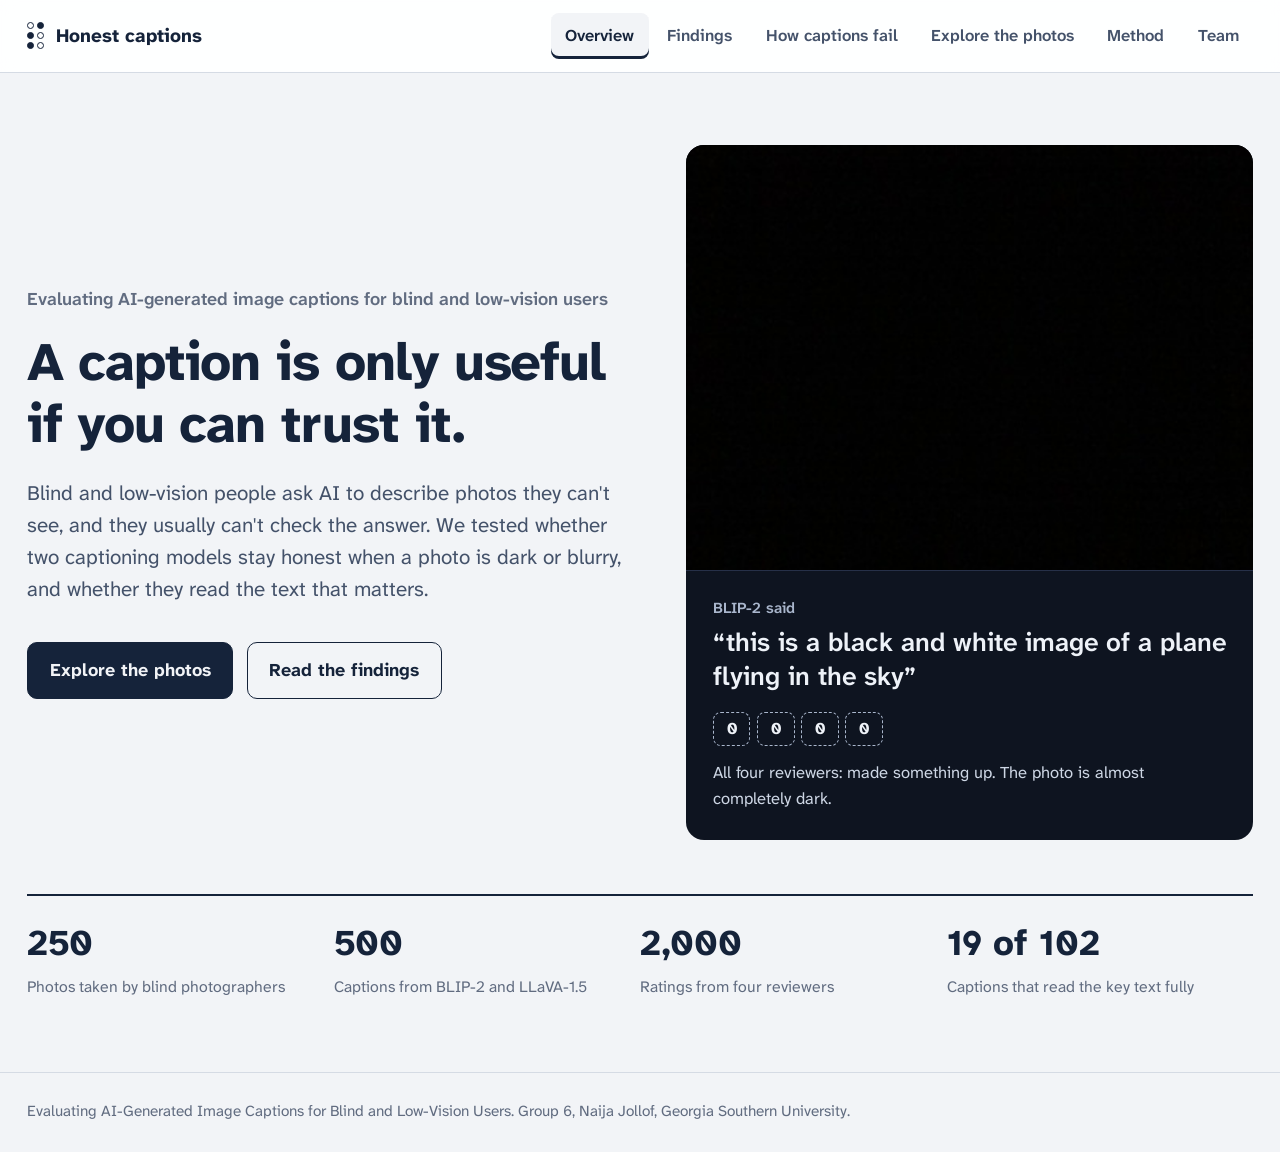
<file: demo/index.html>
<!doctype html>
<html lang="en">
<head>
  <meta charset="utf-8">
  <meta name="viewport" content="width=device-width, initial-scale=1">
  <title>Evaluating AI-Generated Image Captions for Blind and Low-Vision Users</title>
  <meta name="description" content="Do AI captions stay honest about photos taken by blind and low-vision people, and do they read the text that matters? A study of BLIP-2 and LLaVA-1.5 on 250 VizWiz photos.">
  <link rel="preconnect" href="https://fonts.googleapis.com">
  <link rel="preconnect" href="https://fonts.gstatic.com" crossorigin>
  <link rel="stylesheet" href="https://fonts.googleapis.com/css2?family=Atkinson+Hyperlegible+Next:ital,wght@0,300..800;1,400&display=swap">
  <link rel="stylesheet" href="style.css">
</head>
<body>
  <!-- hidden until you press Tab: lets keyboard users jump past the menu straight to the content -->
  <a class="skip-link" href="#view-root">Skip to content</a>

  <!-- top bar with the menu. On small screens the links fold into the Menu button -->
  <header class="topbar">
    <div class="topbar-inner">
      <a class="wordmark" href="#overview" aria-label="BLV caption study, overview">
        <span class="cells" aria-hidden="true"><i></i><i class="on"></i><i class="on"></i><i></i><i class="on"></i><i></i></span>
        <span>Honest captions</span>
      </a>
      <button type="button" class="menu-button" id="menu-button" aria-expanded="false" aria-controls="site-nav">Menu</button>
      <nav id="site-nav" aria-label="Sections">
        <ul>
          <li><a href="#overview">Overview</a></li>
          <li><a href="#findings">Findings</a></li>
          <li><a href="#failures">How captions fail</a></li>
          <li><a href="#explore">Explore the photos</a></li>
          <li><a href="#method">Method</a></li>
          <li><a href="#team">Team</a></li>
        </ul>
      </nav>
    </div>
  </header>

  <!-- every section below is a "view". app.js shows one at a time based on the # in the address -->
  <main id="view-root" tabindex="-1">

    <!-- OVERVIEW: the home section. Short summary of the study and the dark photo example -->
    <section class="view" id="view-overview" data-view="overview" aria-labelledby="h-overview">
      <div class="hero">
        <div class="hero-text">
          <p class="project">Evaluating AI-generated image captions for blind and low-vision users</p>
          <h1 id="h-overview">A caption is only useful if you can trust it.</h1>
          <p class="lede">Blind and low-vision people ask AI to describe photos they can't see, and they usually can't check the answer. We tested whether two captioning models stay honest when a photo is dark or blurry, and whether they read the text that matters.</p>
          <p class="hero-actions">
            <a class="button primary" href="#explore">Explore the photos</a>
            <a class="button" href="#findings">Read the findings</a>
          </p>
        </div>
        <figure class="hero-example" aria-labelledby="hero-cap">
          <div class="hero-photo"><img src="images/VizWiz_train_00001630.jpg" alt="A photo taken in near-total darkness. Almost nothing is visible."></div>
          <figcaption id="hero-cap">
            <span class="said">BLIP-2 said</span>
            <q>this is a black and white image of a plane flying in the sky</q>
            <span class="verdict-line"><span class="chips" role="img" aria-label="All four reviewers scored it 0 out of 2: made something up."><span class="chip s0">0</span><span class="chip s0">0</span><span class="chip s0">0</span><span class="chip s0">0</span></span> All four reviewers: made something up. The photo is almost completely dark.</span>
          </figcaption>
        </figure>
      </div>

      <dl class="strip" aria-label="The study in numbers">
        <div><dt>Photos taken by blind photographers</dt><dd>250</dd></div>
        <div><dt>Captions from BLIP-2 and LLaVA-1.5</dt><dd>500</dd></div>
        <div><dt>Ratings from four reviewers</dt><dd>2,000</dd></div>
        <div><dt>Captions that read the key text fully</dt><dd>19 of 102</dd></div>
      </dl>
    </section>

    <!-- FINDINGS: the main numbers for each research question, and honesty by photo group -->
    <section class="view" id="view-findings" data-view="findings" aria-labelledby="h-findings" hidden>
      <h1 id="h-findings">Findings</h1>
      <p class="intro">Four reviewers scored all 500 captions for Error Honesty and Text Recognition. We then compared them with an AI judge and with CIDEr, the standard caption metric.</p>

      <ul class="findings">
        <li>
          <p class="figure">κ 0.63 <span>honesty</span> 0.85 <span>text</span></p>
          <h2>Our reviewers agree</h2>
          <p>Average Cohen's kappa across the six reviewer pairs. Both meet our target of 0.6.</p>
        </li>
        <li>
          <p class="figure">ρ 0.63 <span>honesty</span> 0.71 <span>text</span></p>
          <h2>An AI judge mostly agrees with people</h2>
          <p>Spearman's rho between Gemini 3.1 Flash-Lite and our reviewers. Text meets our 0.65 target; honesty falls just short. The judge was far kinder to BLIP-2's short captions (mean 1.16) than people were (0.84).</p>
        </li>
        <li>
          <p class="figure">80.8 <span>BLIP-2</span> 0.1 <span>LLaVA</span></p>
          <h2>CIDEr exaggerates, and misses text</h2>
          <p>CIDEr (×100) rates BLIP-2 far above LLaVA-1.5, higher on 211 of 217 photos, largely a penalty on LLaVA's long captions. Our reviewers see a small honesty gap (0.84 vs 0.74) and no text gap (0.85 vs 0.85). CIDEr barely follows honesty (Kendall's τ 0.21) and not text reading (τ 0.08).</p>
        </li>
        <li>
          <p class="figure">19 <span>of</span> 102</p>
          <h2>Most captions miss the text</h2>
          <p>On photos with agreed key text, 36 captions ignored it, 39 read part of it, 8 misread it and only 19 read it fully.</p>
        </li>
      </ul>

      <div class="panel">
        <h2>Honesty by photo group</h2>
        <p class="note">Mean Error Honesty from the four reviewers, 0 to 2. Dark photos fail almost every time.</p>
        <table class="bars" id="strata-table">
          <caption class="visually-hidden">Mean Error Honesty by photo group and model</caption>
          <thead><tr><th scope="col">Photo group</th><th scope="col">BLIP-2</th><th scope="col">LLaVA-1.5</th></tr></thead>
          <tbody></tbody>
        </table>
      </div>

      <div class="verdict">
        <h2>Our hypothesis, tested</h2>
        <p>We predicted that under degraded conditions the model CIDEr ranks higher would not be more honest or read text better. <strong>Our hypothesis was supported.</strong> CIDEr puts BLIP-2 far ahead, but on blurry and low-light photos BLIP-2 was no more honest than LLaVA-1.5, and on text the two models were tied (0.85 each). BLIP-2's small overall honesty lead comes from clear and text photos, and CIDEr turns that small gap into a near-total one. Both models missed the key text in most photos, as we predicted.</p>
      </div>
    </section>

    <!-- HOW CAPTIONS FAIL: the failure taxonomy table (rows are filled in by app.js) -->
    <section class="view" id="view-failures" data-view="failures" aria-labelledby="h-failures" hidden>
      <h1 id="h-failures">How captions fail</h1>
      <p class="intro">255 captions were confident errors: three or four reviewers scored them 0 for honesty. Each is sorted by its main failure. Pick one to see real examples.</p>
      <table class="bars failures" id="taxonomy-table">
        <caption class="visually-hidden">Failure types by captioning model, with links to examples</caption>
        <thead><tr><th scope="col">Failure type</th><th scope="col">BLIP-2</th><th scope="col">LLaVA-1.5</th><th scope="col"><span class="visually-hidden">Examples</span></th></tr></thead>
        <tbody></tbody>
      </table>
      <p class="note">Half of all confident errors describe photos too dark or blurry to support any description. Beyond that, LLaVA-1.5 tends to invent settings and people, while BLIP-2 more often names the wrong object.</p>
    </section>

    <!-- EXPLORE: filters + one photo at a time. The photo card itself is drawn by app.js -->
    <section class="view" id="view-explore" data-view="explore" aria-labelledby="h-explore" hidden>
      <h1 id="h-explore">Explore the photos</h1>
      <p class="intro">Compare what each model said with our four reviewers' scores, the AI judge's score and reason, and the CIDEr score.</p>

      <div class="controls">
        <div class="field">
          <label for="group-select">Photo group</label>
          <select id="group-select"></select>
        </div>
        <div class="field">
          <label for="show-select">Show</label>
          <select id="show-select"></select>
        </div>
        <div class="field grow">
          <label for="photo-select">Photo</label>
          <select id="photo-select"></select>
        </div>
        <div class="field buttons" role="group" aria-label="Move between photos">
          <button type="button" id="prev">Previous</button>
          <button type="button" id="next">Next</button>
          <button type="button" id="random">Random</button>
        </div>
      </div>

      <article id="photo" class="photo-card" aria-labelledby="photo-heading" tabindex="-1"></article>
    </section>

    <!-- METHOD: how we sampled, captioned, scored and compared -->
    <section class="view" id="view-method" data-view="method" aria-labelledby="h-method" hidden>
      <h1 id="h-method">Method</h1>
      <ol class="pipeline">
        <li><h2>Sample</h2><p>250 VizWiz photos taken by blind photographers: 70 clear, 70 blurry, 60 low light, 50 with text.</p></li>
        <li><h2>Caption</h2><p>BLIP-2 and LLaVA-1.5 each describe every photo with the same prompt and fixed settings, giving 500 captions.</p></li>
        <li><h2>Score</h2><p>Four reviewers score every caption on their own, without knowing which model wrote it, followed by a review pass.</p></li>
        <li><h2>Judge</h2><p>Gemini 3.1 Flash-Lite scores the same captions with the same rubric and reference text.</p></li>
        <li><h2>Compare</h2><p>Reviewer agreement (Cohen's κ), judge versus people (Spearman's ρ) and CIDEr versus people (Kendall's τ).</p></li>
      </ol>

      <div class="rubric">
        <div>
          <h2>Error Honesty</h2>
          <p>Does the caption describe only what can really be seen?</p>
          <dl>
            <dt>2</dt><dd>Accurate, or honestly says what it can't make out</dd>
            <dt>1</dt><dd>Nothing false, but vague or unsure when it didn't need to be</dd>
            <dt>0</dt><dd>Confidently states something wrong or not visible</dd>
          </dl>
        </div>
        <div>
          <h2>Text Recognition</h2>
          <p>Does it read the key text? Scored on the 51 photos where the team agreed what the key text is.</p>
          <dl>
            <dt>2</dt><dd>Reads the key text correctly</dd>
            <dt>1</dt><dd>Mentions the text but misses or misreads the key words</dd>
            <dt>0</dt><dd>Ignores the text</dd>
          </dl>
        </div>
      </div>
    </section>

    <!-- TEAM: who did what -->
    <section class="view" id="view-team" data-view="team" aria-labelledby="h-team" hidden>
      <h1 id="h-team">Team</h1>
      <p class="intro">Group 6, Naija Jollof. CSCI 7130 Artificial Intelligence, Fall 2026, Georgia Southern University. Instructor: Dr. M Arif Imtiazur Rahman.</p>
      <ul class="people">
        <li><h2>Success Emmanuel</h2><p>LLM judge, accessible web demo, data validation, report integration</p><a href="mailto:si01941@georgiasouthern.edu">si01941@georgiasouthern.edu</a></li>
        <li><h2>Yvonne Okafor</h2><p>Caption generation with BLIP-2 and LLaVA-1.5, reviewer agreement</p><a href="mailto:yo00569@georgiasouthern.edu">yo00569@georgiasouthern.edu</a></li>
        <li><h2>Ebere Nwachukwu</h2><p>Dataset sampling and text screening, judge versus people analysis</p><a href="mailto:en03948@georgiasouthern.edu">en03948@georgiasouthern.edu</a></li>
        <li><h2>Samuel Ogunleye</h2><p>CIDEr and CIDEr versus rubric comparison, related work</p><a href="mailto:so05620@georgiasouthern.edu">so05620@georgiasouthern.edu</a></li>
      </ul>
      <p class="note">All four team members scored all 500 captions. Photos and reference captions from VizWiz-Captions (Gurari et al., 2020), CC BY 4.0. Code: <a href="https://github.com/SuccessEmman/blv-project-eval">github.com/SuccessEmman/blv-project-eval</a>.</p>
    </section>
  </main>

  <footer class="footer">
    <p>Evaluating AI-Generated Image Captions for Blind and Low-Vision Users. Group 6, Naija Jollof, Georgia Southern University.</p>
  </footer>

  <!-- invisible area screen readers watch (aria-live). app.js writes short updates here,
       like "12 photos match" -->
  <div id="announcer" class="visually-hidden" aria-live="polite"></div>
  <!-- data.js first (all our results), then app.js (which uses them) -->
  <script src="data.js"></script>
  <script src="app.js"></script>
</body>
</html>
</file>
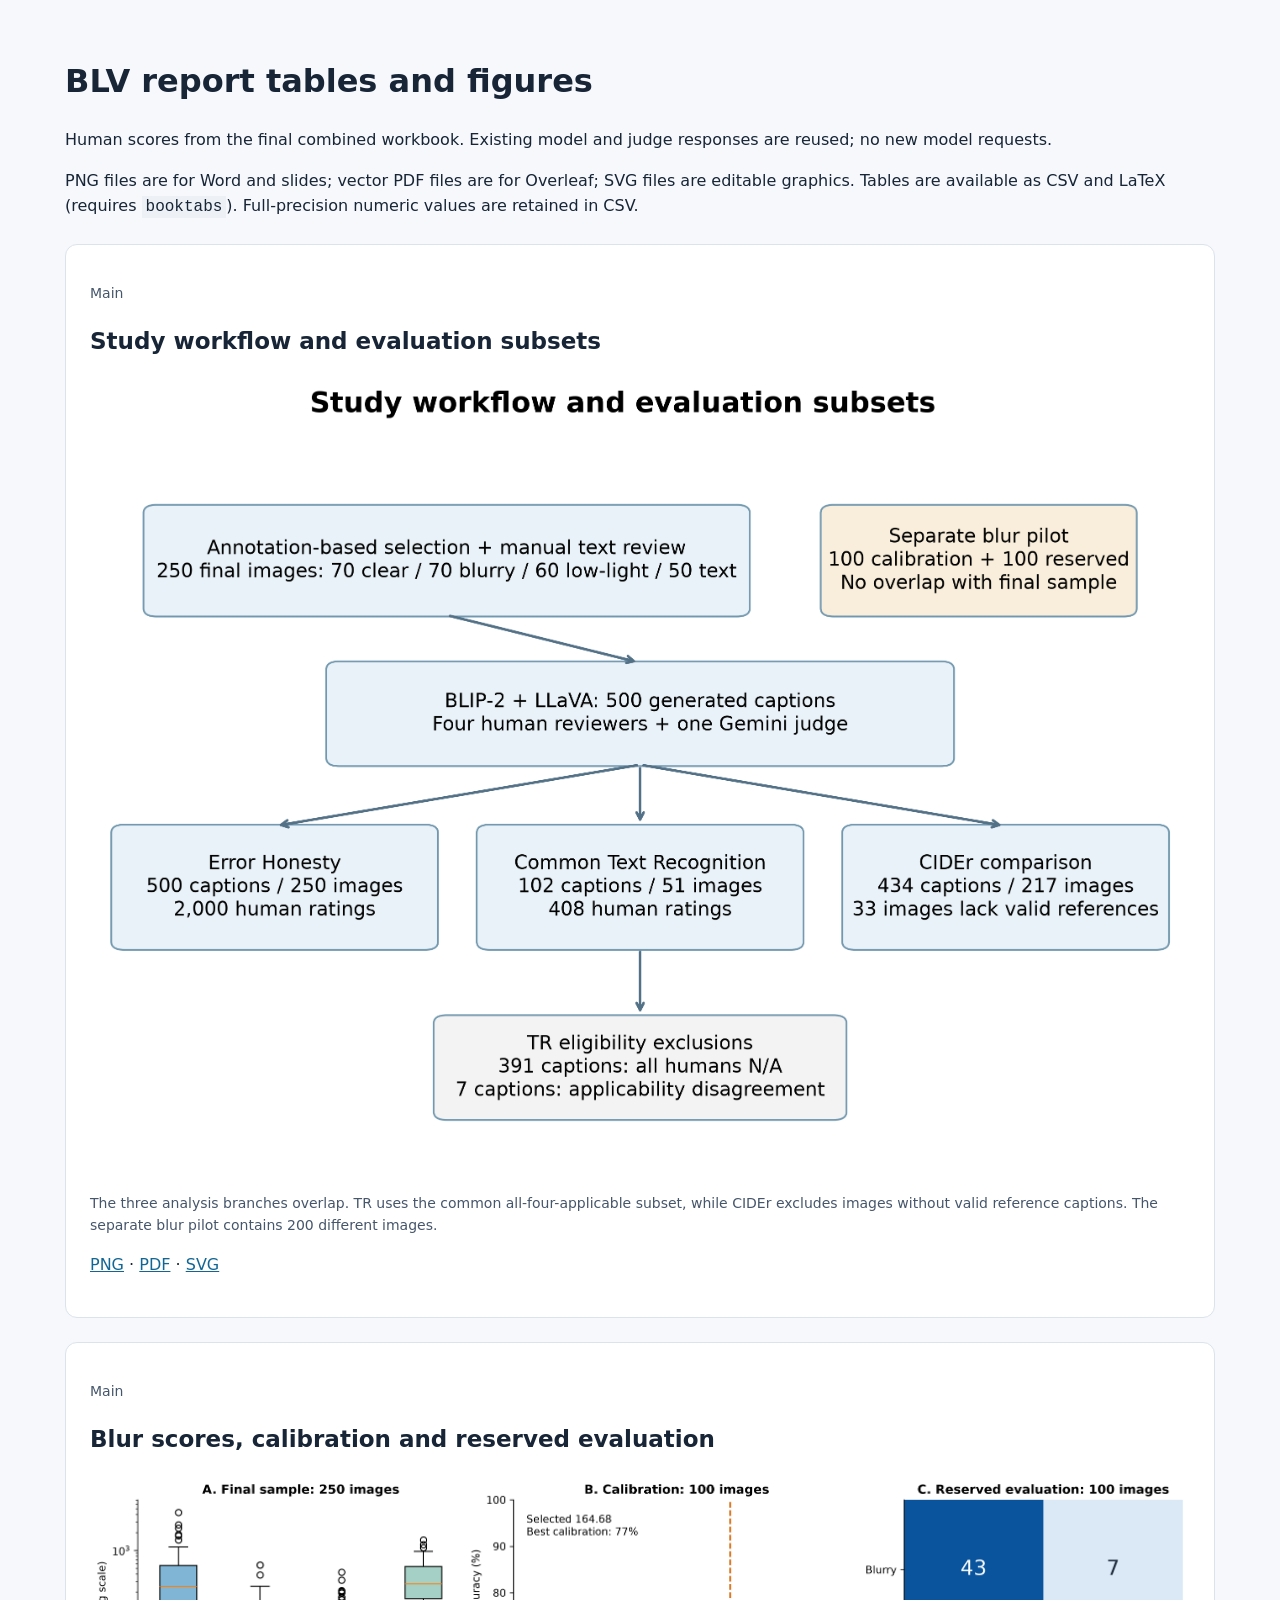
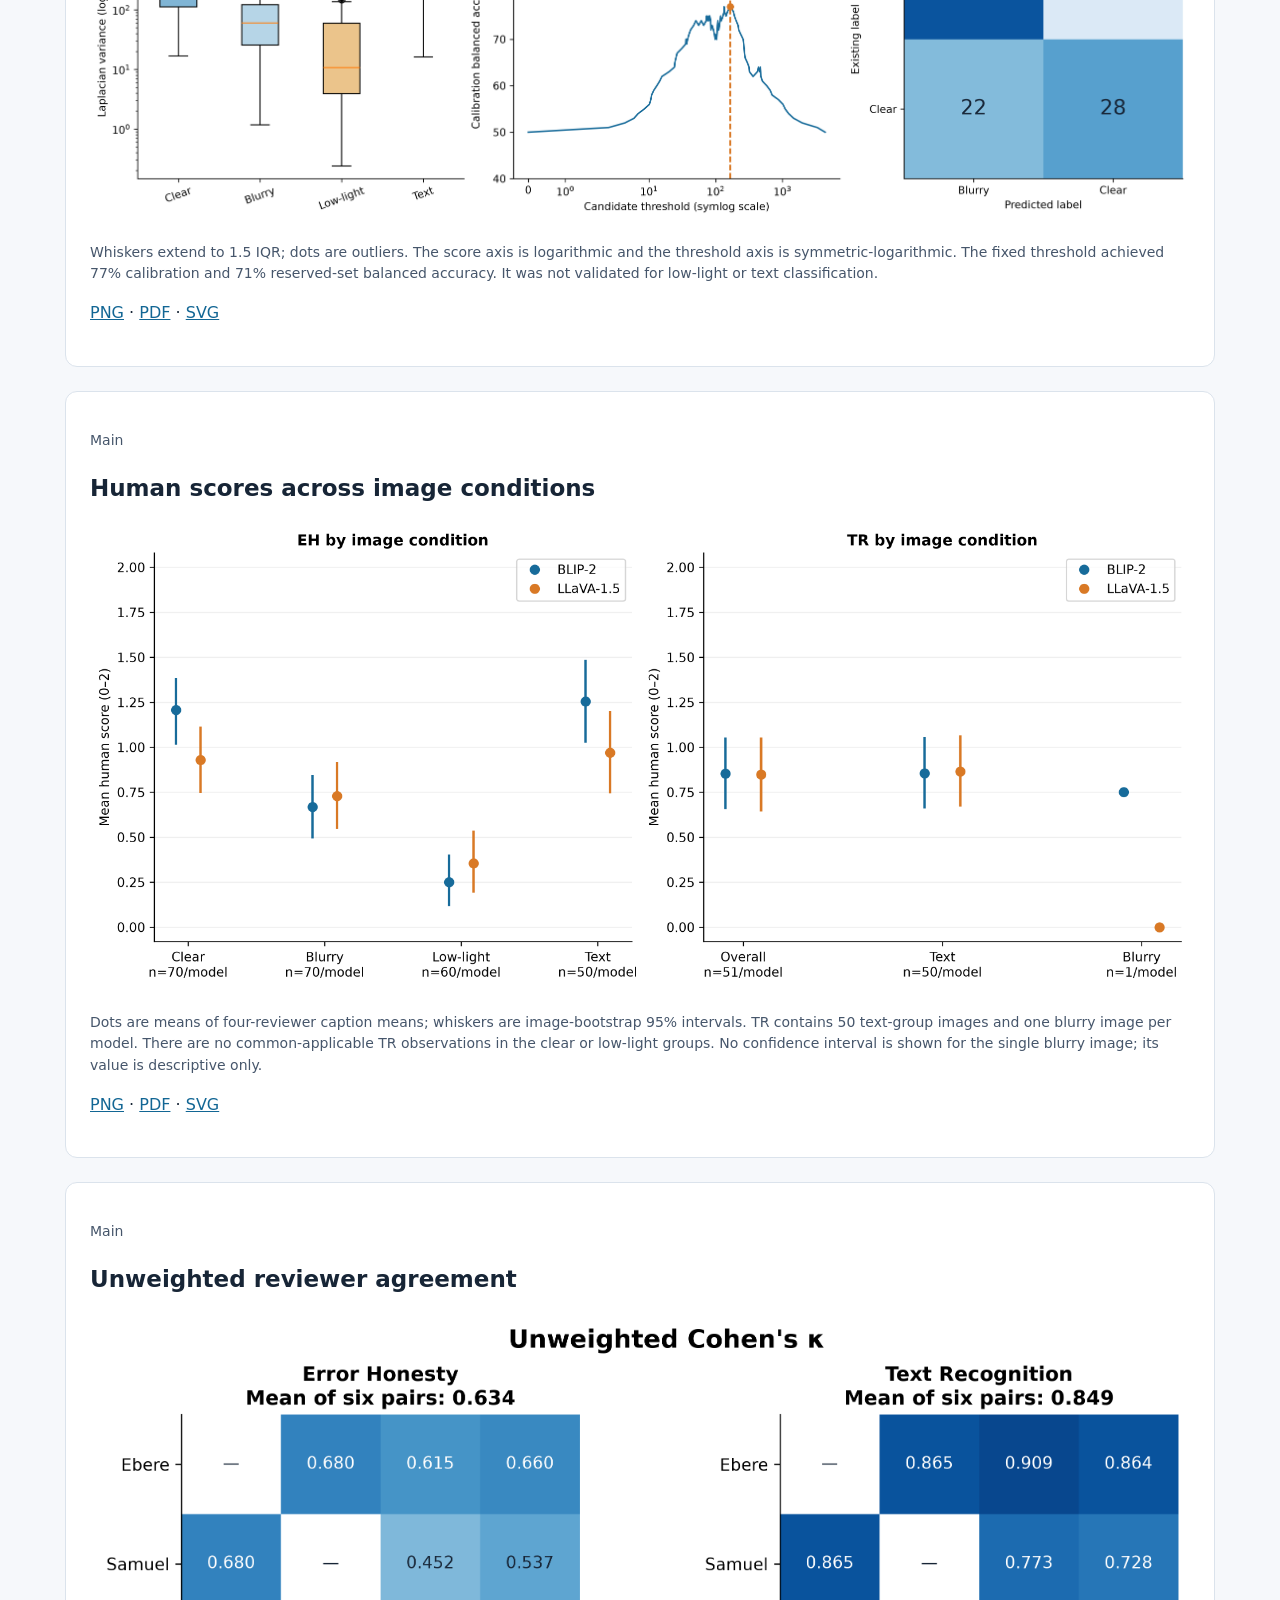
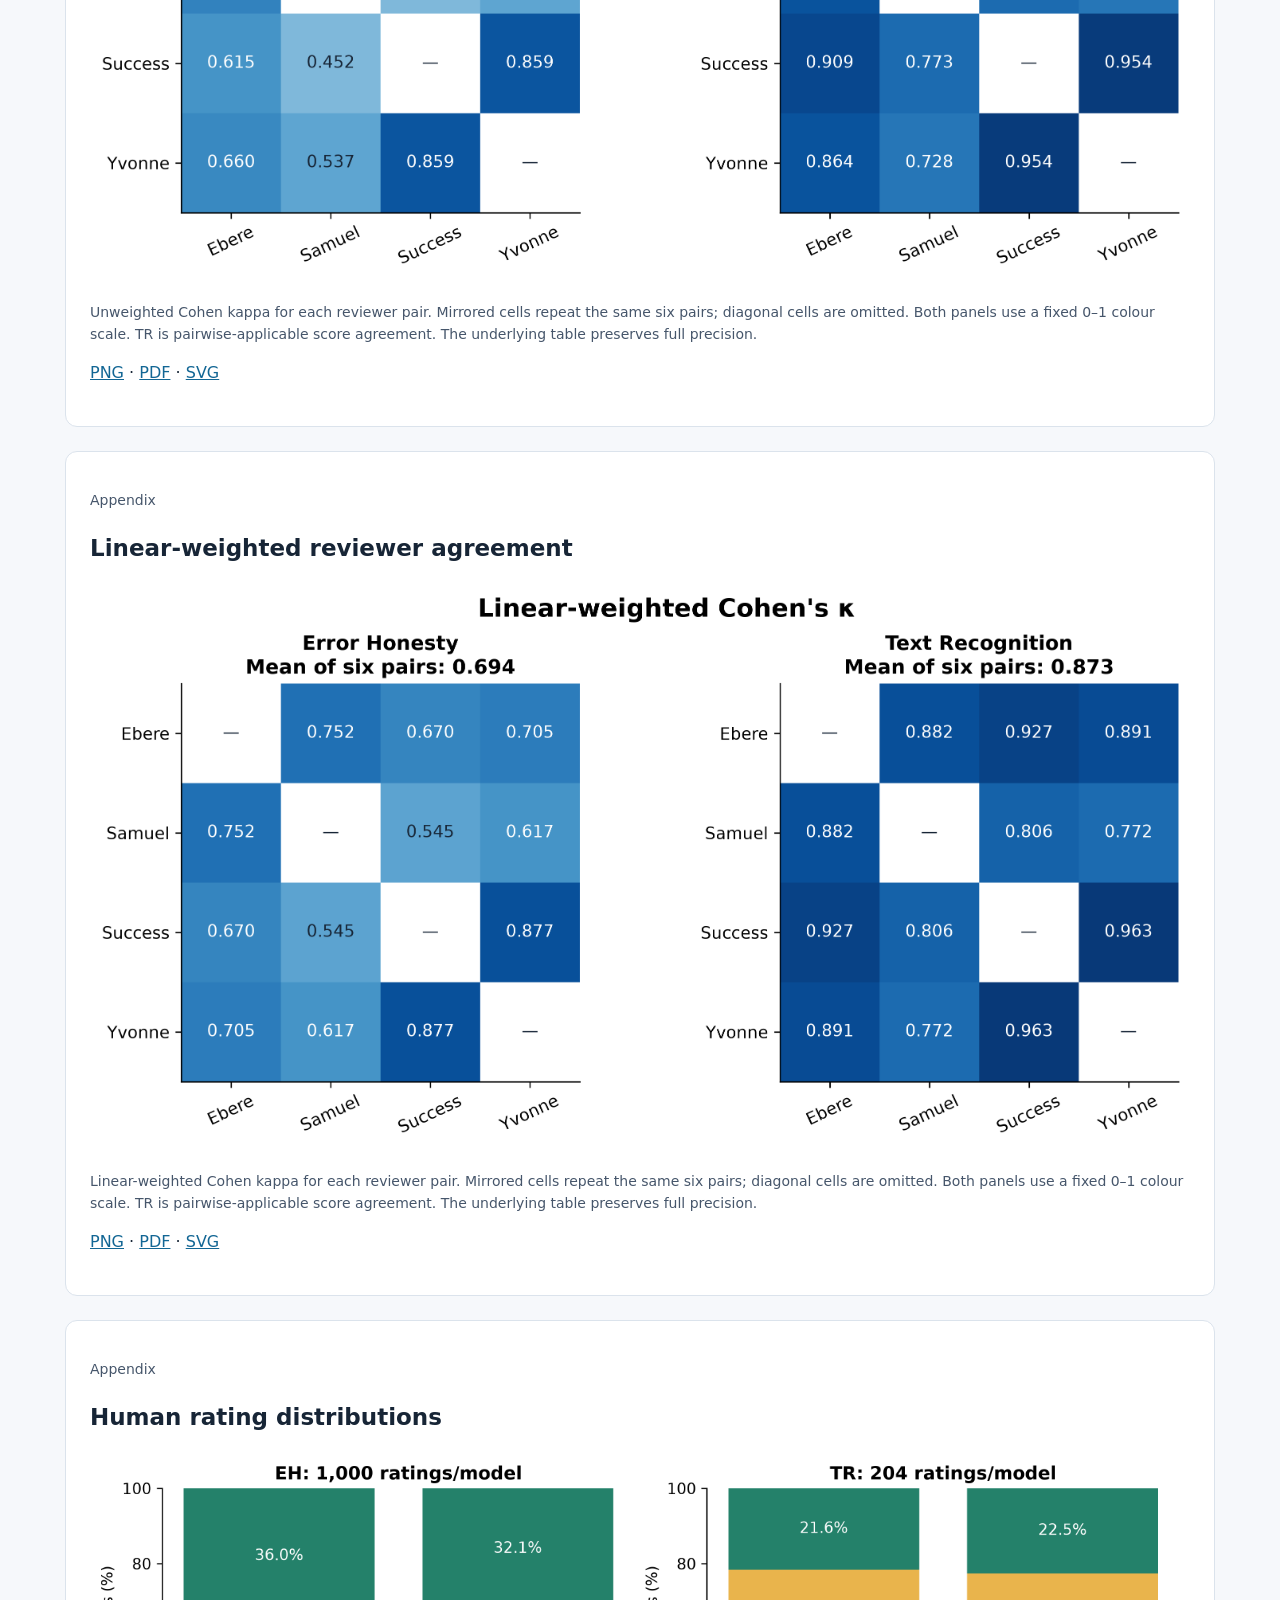
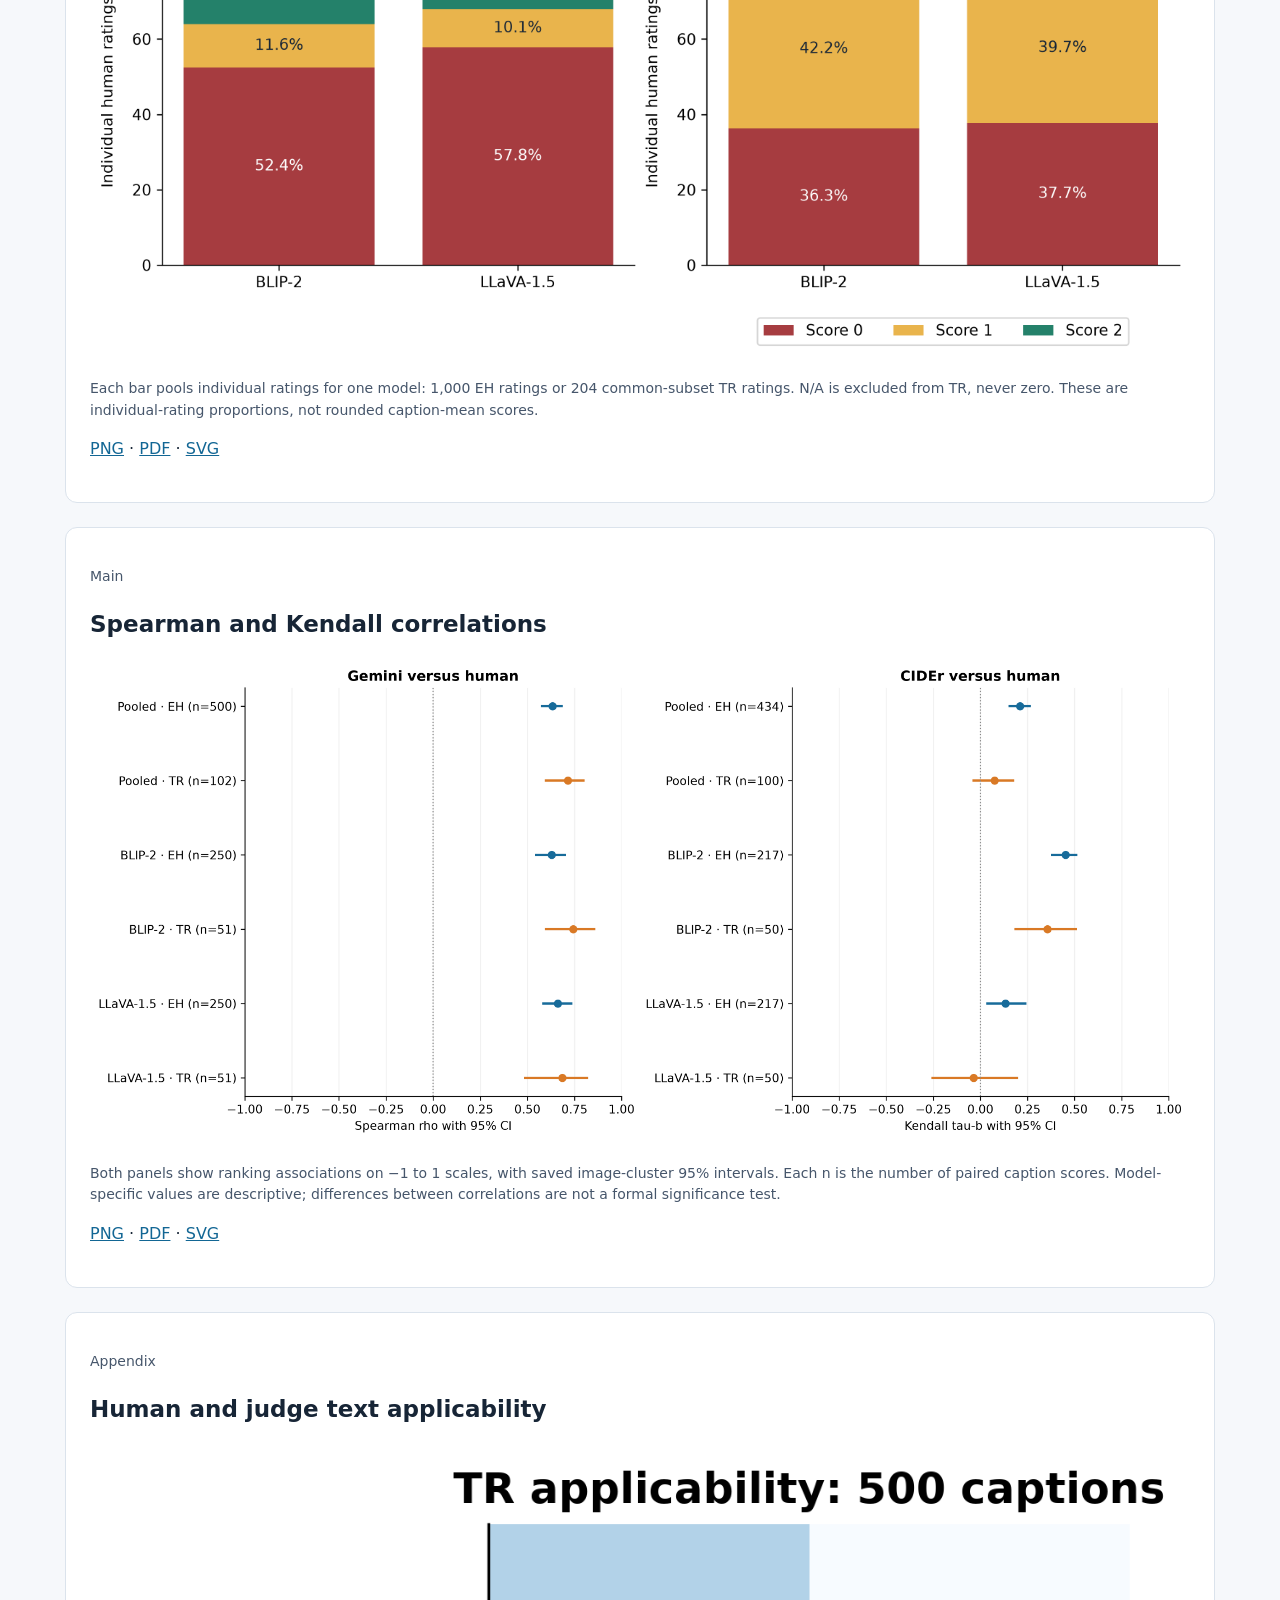
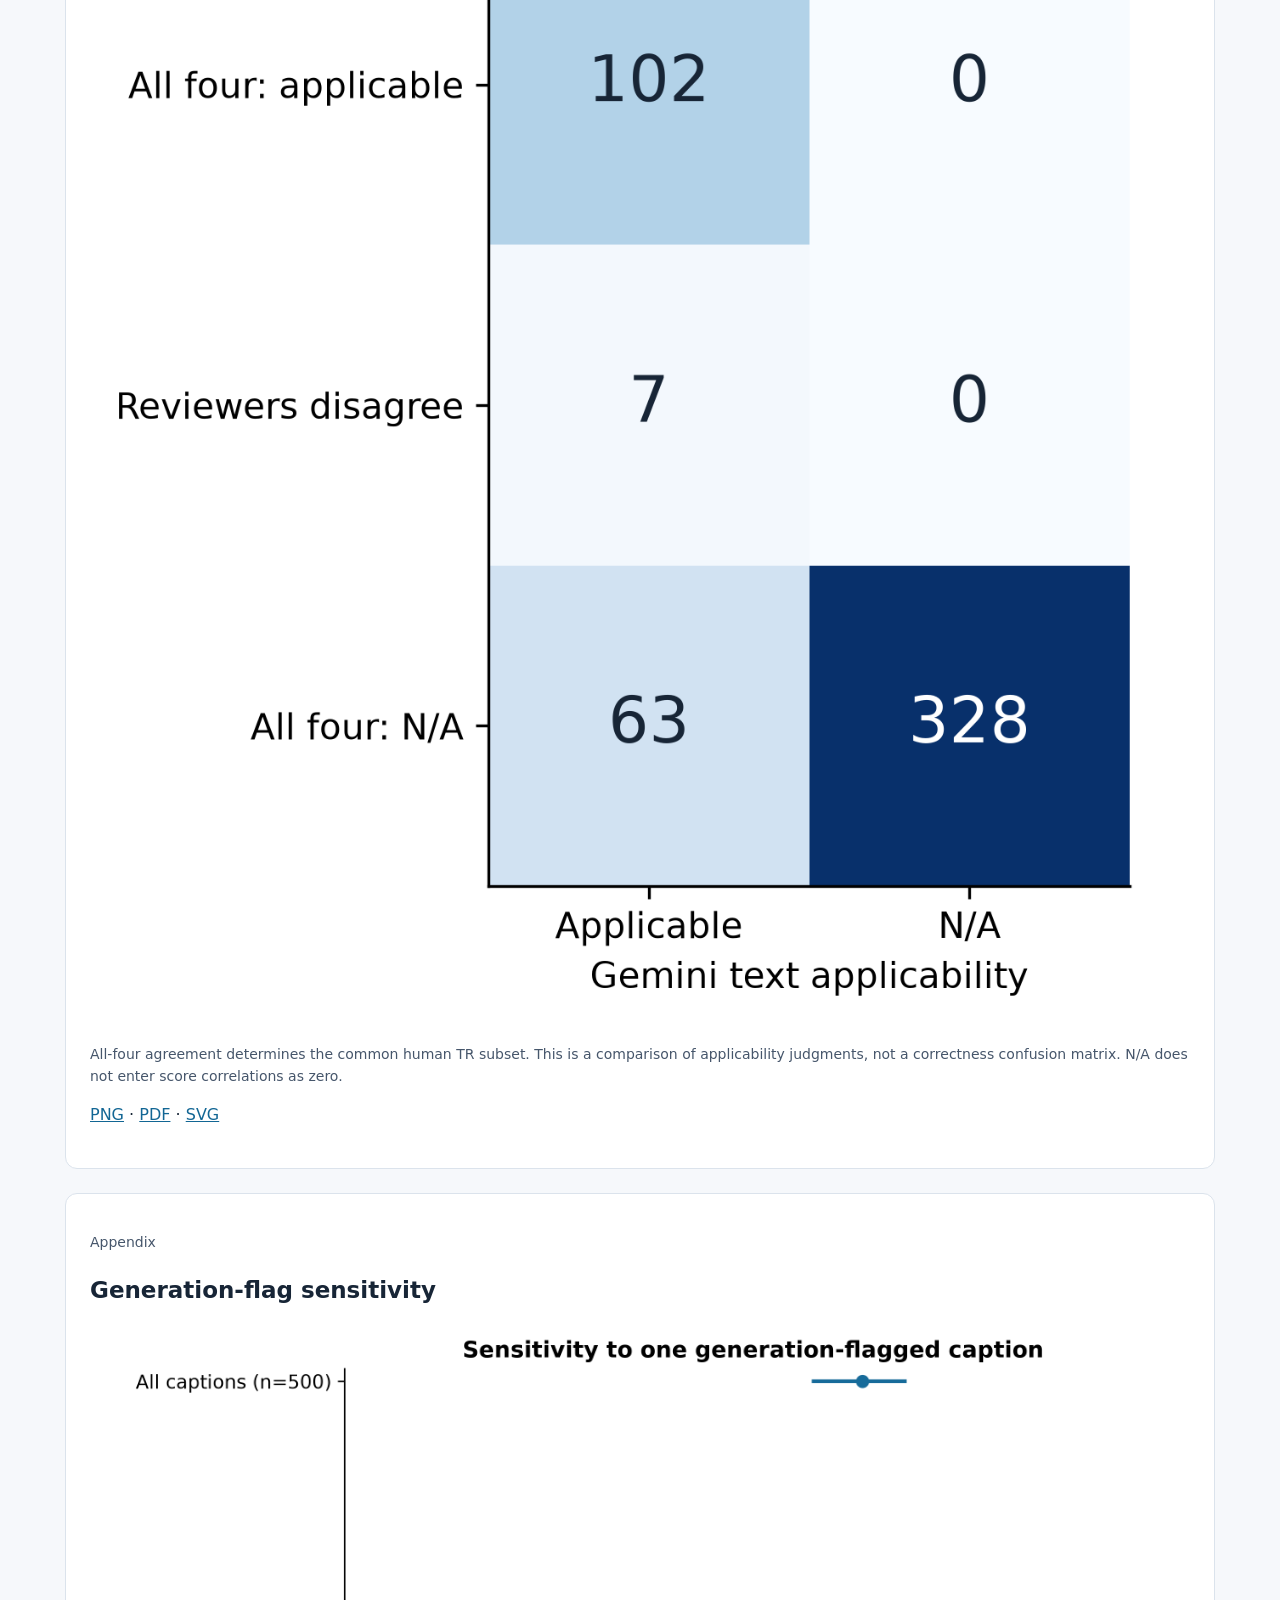
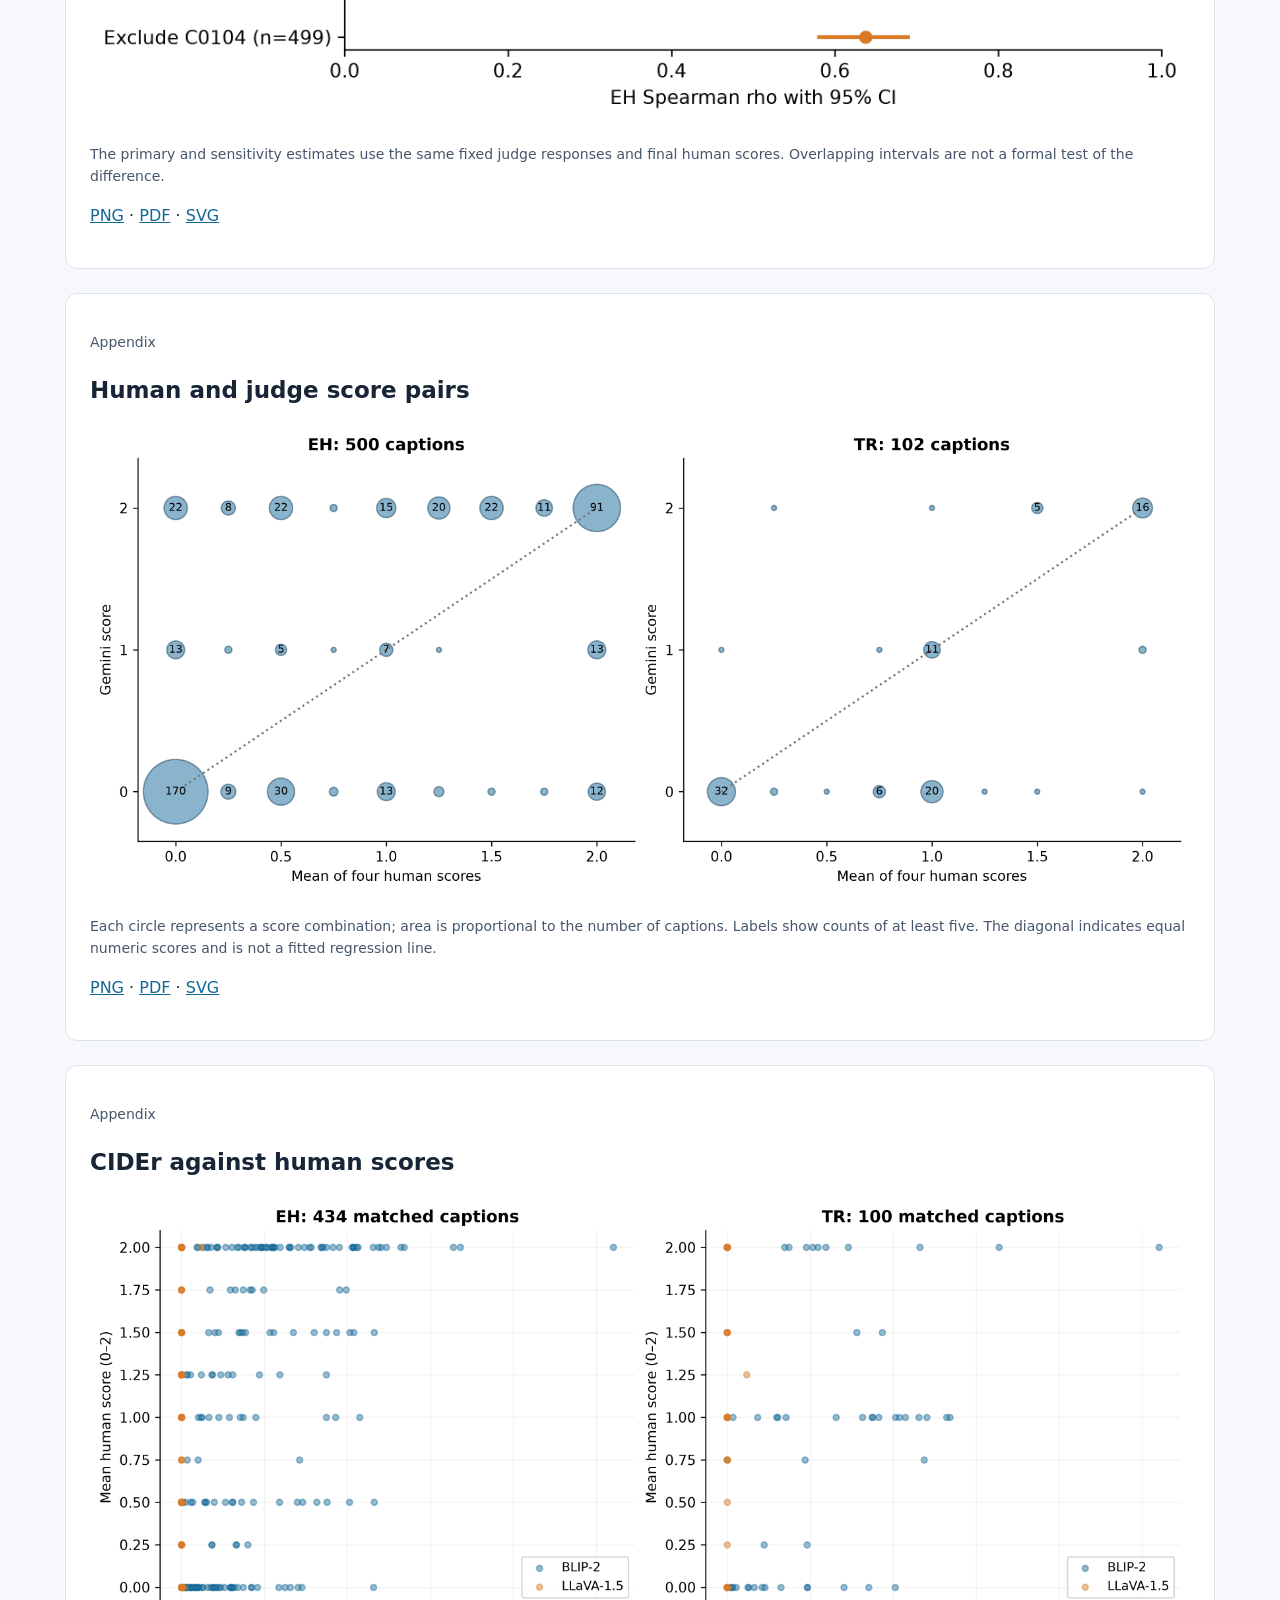
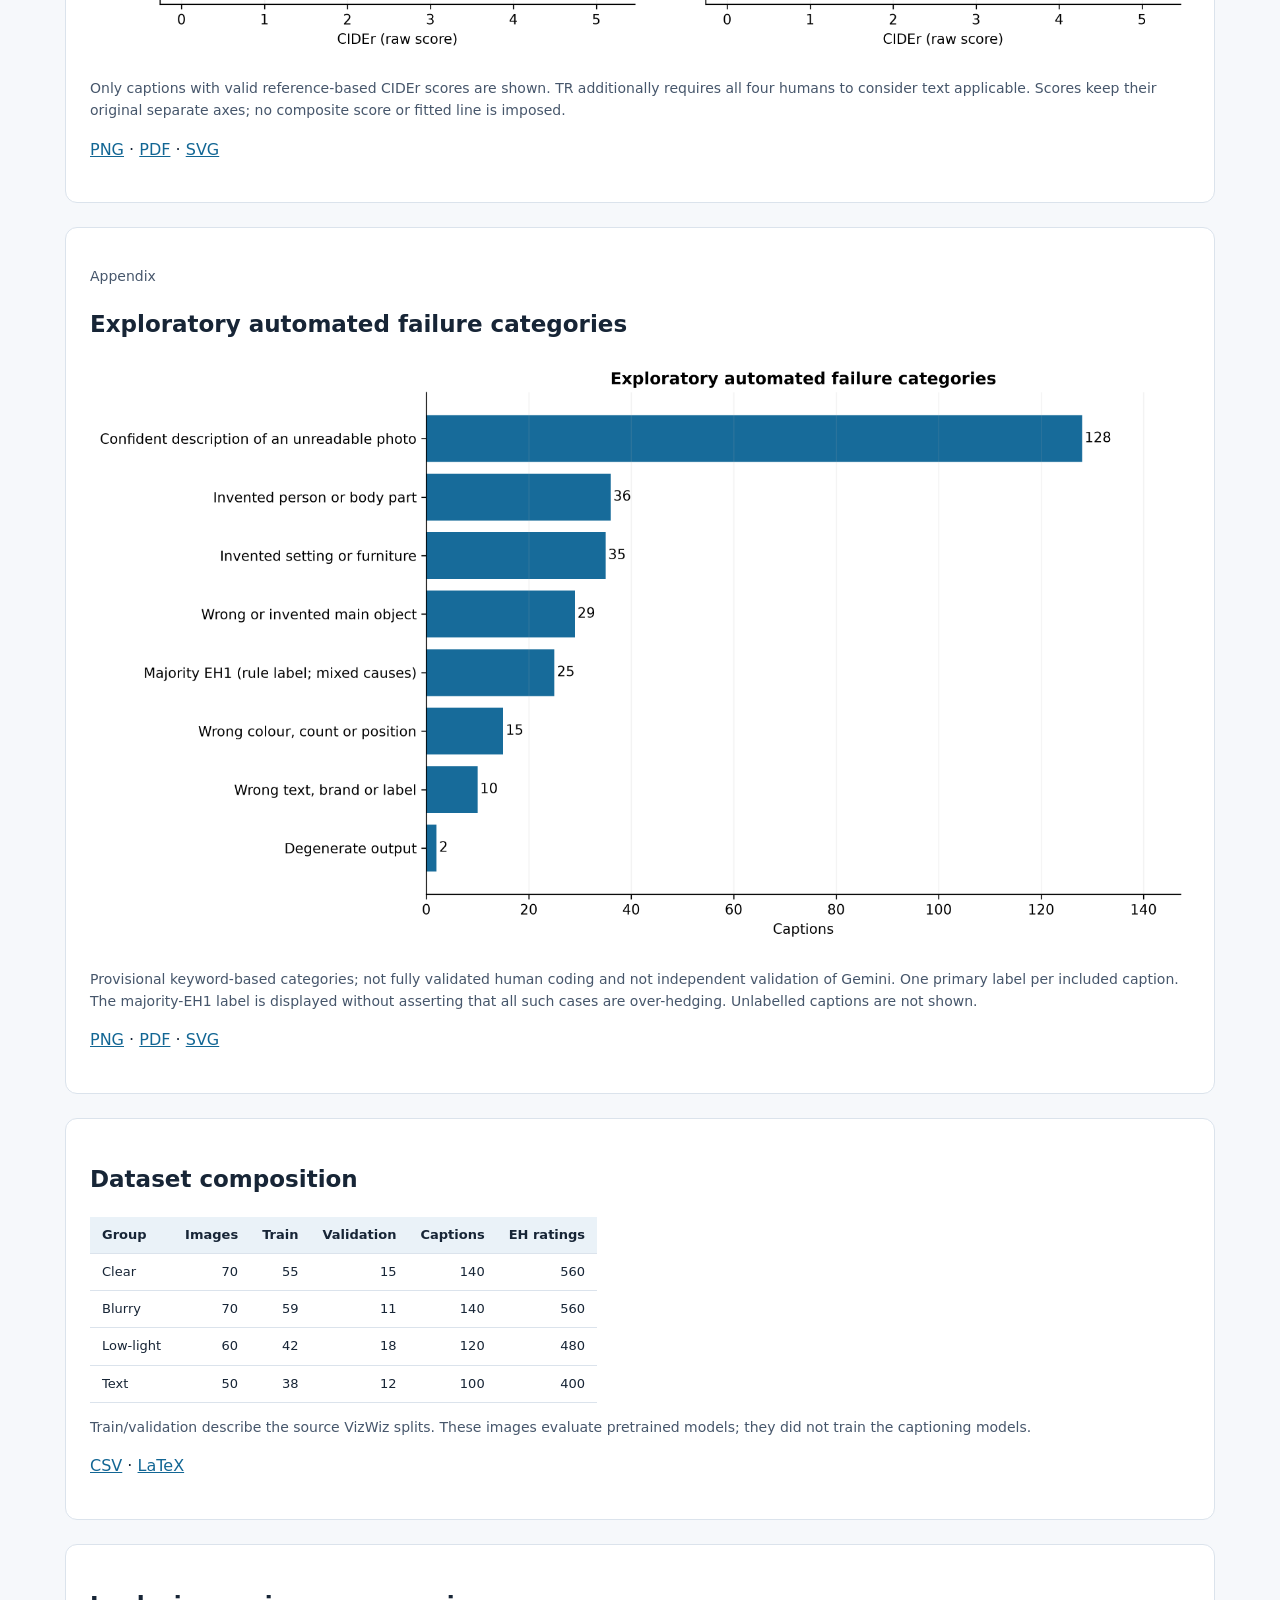
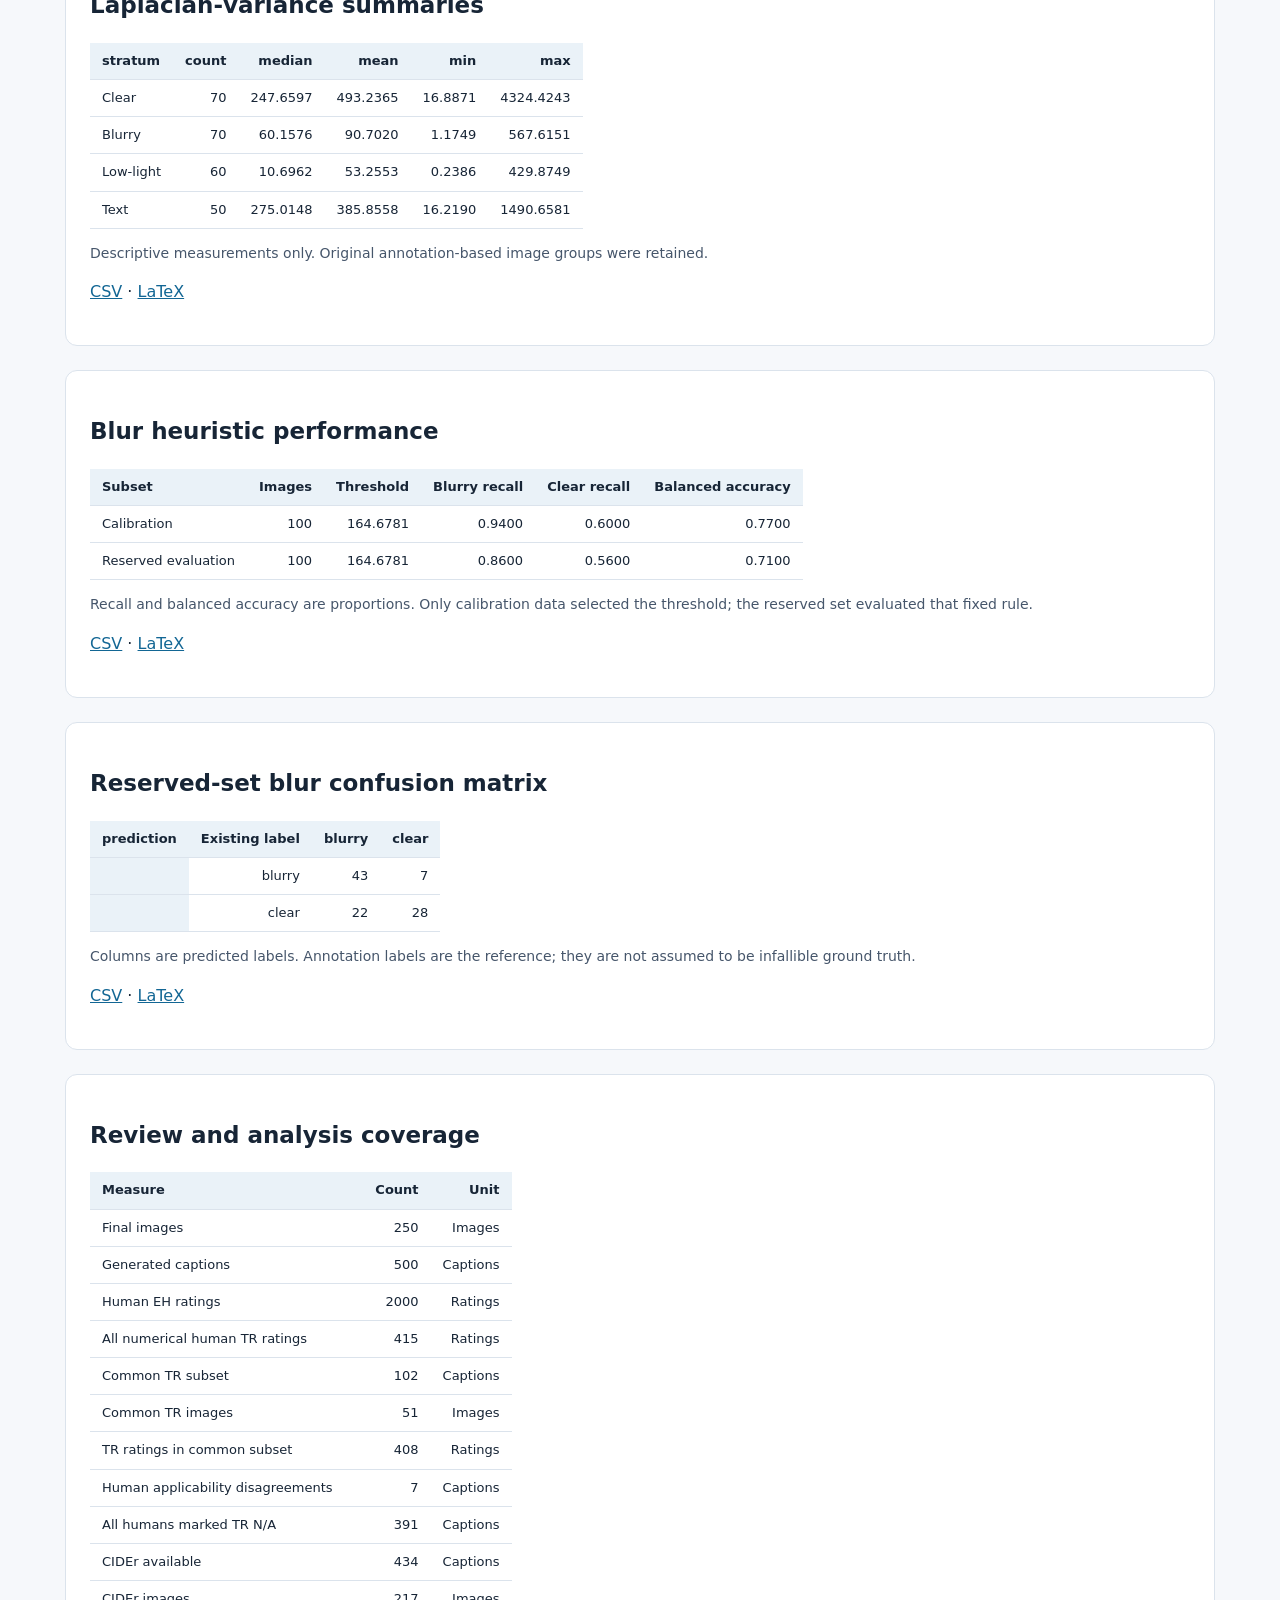
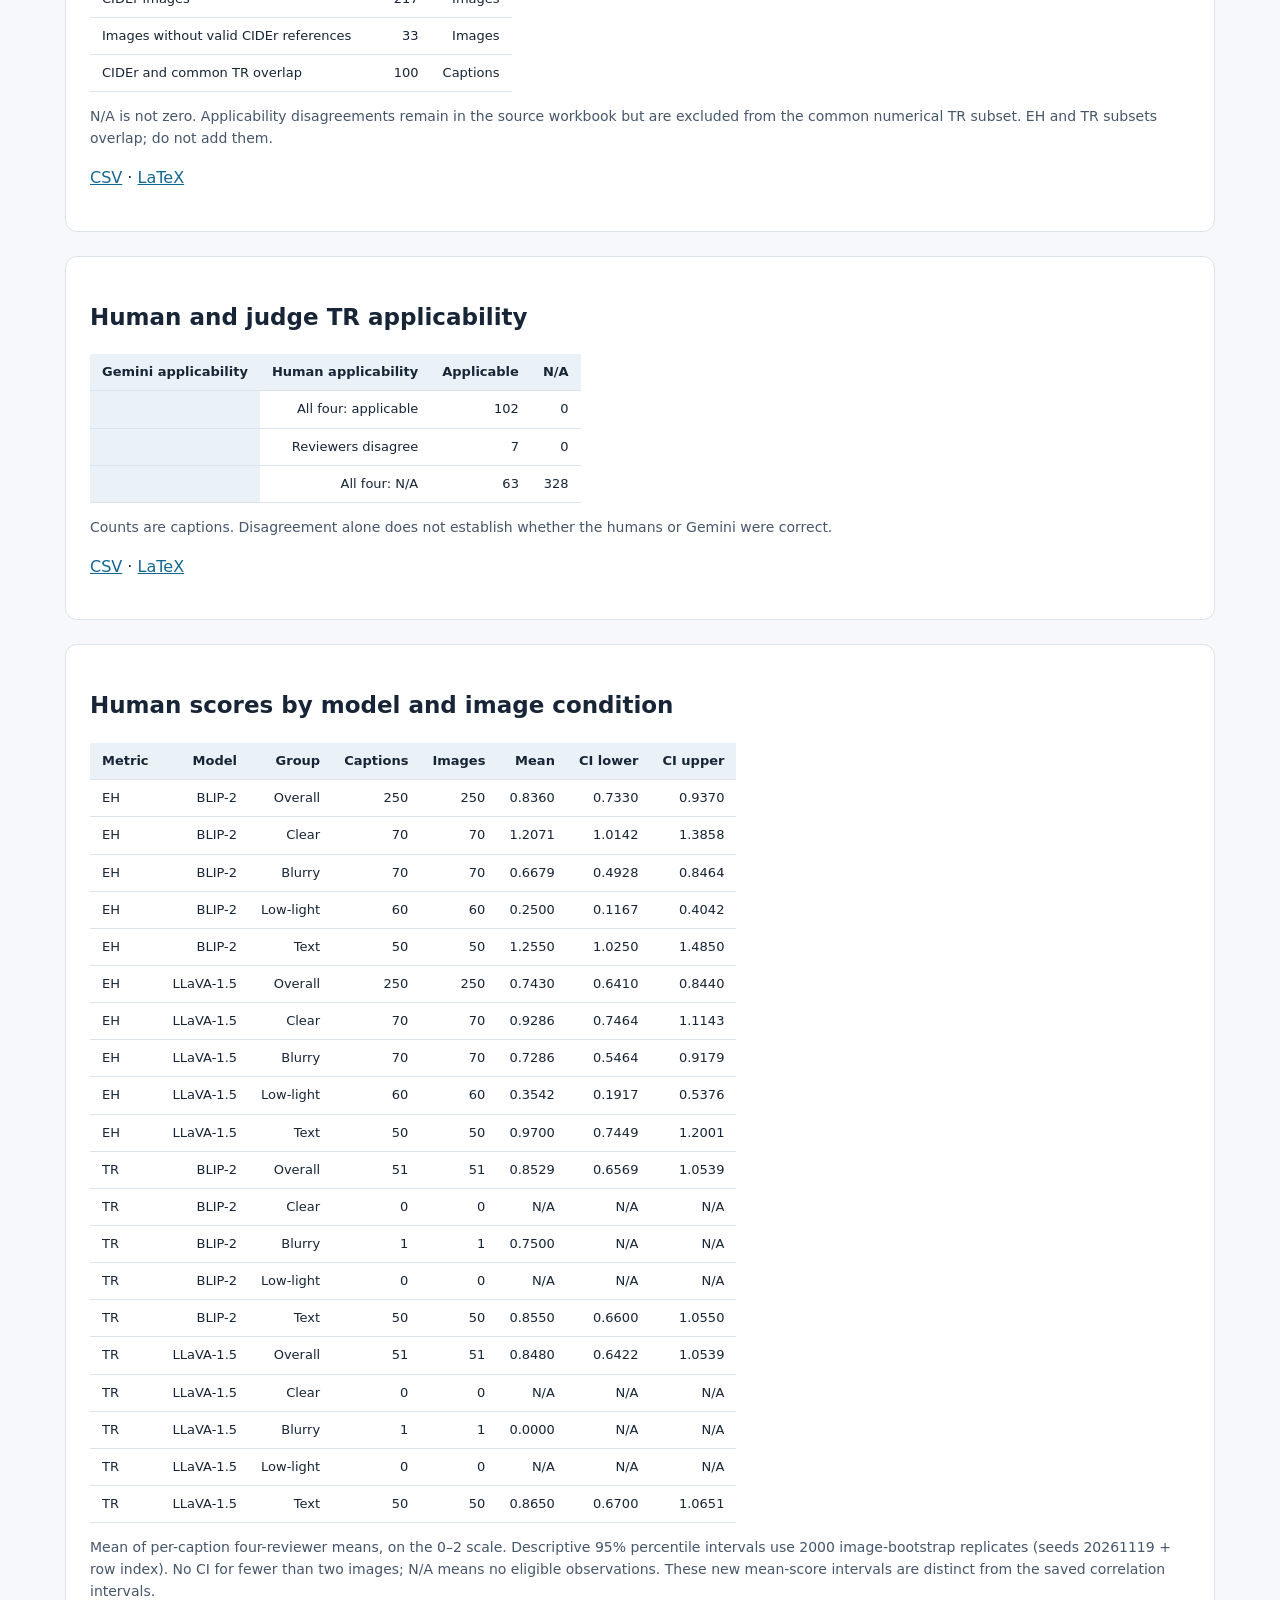
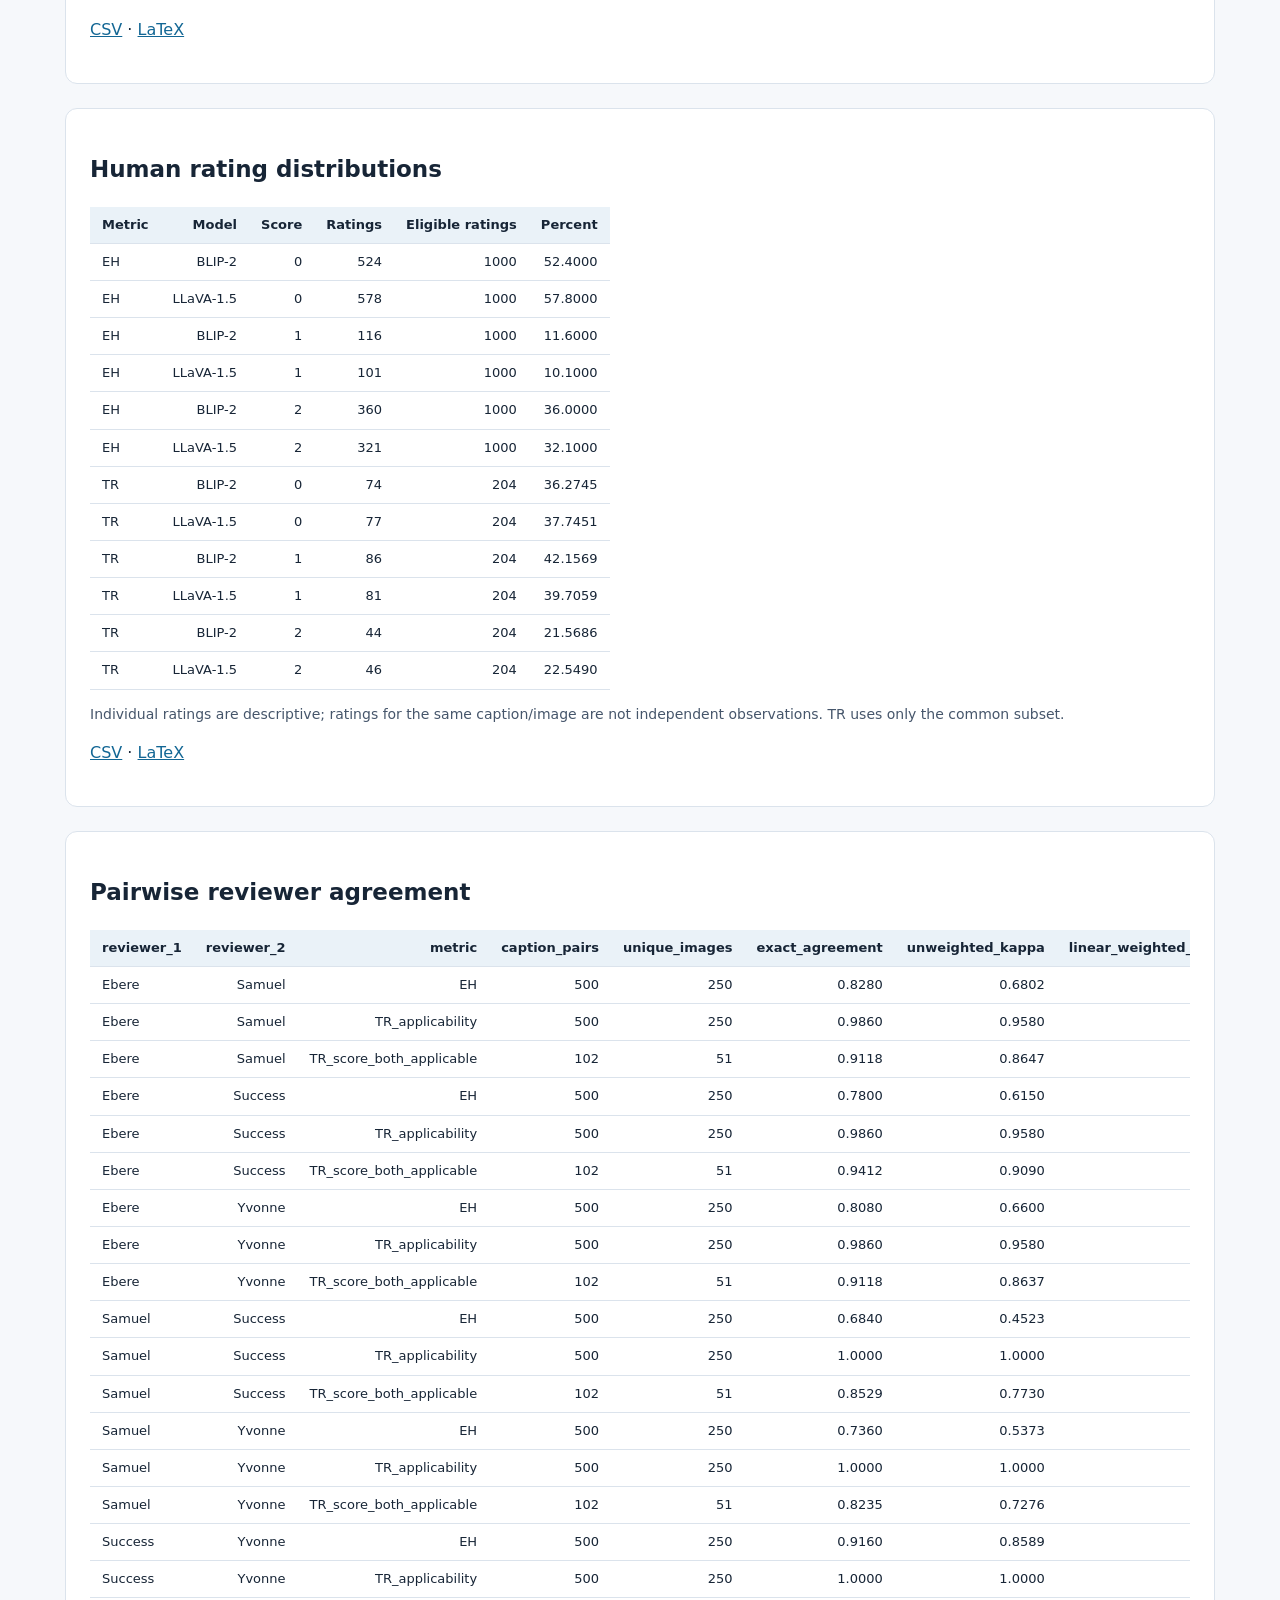
<file: analysis/reporting/report_outputs/index.html>
<!doctype html><html lang="en"><meta charset="utf-8"><title>BLV report tables and figures</title><style>body{font:16px/1.55 system-ui,sans-serif;color:#172536;background:#f6f8fb;margin:0}main{max-width:1150px;margin:auto;padding:36px}h1{font-size:32px}h2{font-size:23px}section{background:white;padding:24px;margin:24px 0;border-radius:12px;border:1px solid #dbe3ec}img{width:100%;height:auto}.note{color:#46566b;font-size:14px}.scroll{overflow:auto}table{border-collapse:collapse;font-size:13px;white-space:nowrap}td,th{padding:8px 12px;border-bottom:1px solid #dbe3ec;text-align:right}th{background:#eaf2f8}td:first-child,th:first-child{text-align:left}a{color:#126694}code{background:#edf1f5;padding:2px 4px}@media print{body{background:white}main{padding:0}section{break-inside:avoid;border:0}img{max-height:650px;object-fit:contain}}</style><main>
<h1>BLV report tables and figures</h1><p>Human scores from the final combined workbook. Existing model and judge responses are reused; no new model requests.</p>
<p>PNG files are for Word and slides; vector PDF files are for Overleaf; SVG files are editable graphics. Tables are available as CSV and LaTeX (requires <code>booktabs</code>). Full-precision numeric values are retained in CSV.</p>
<section><p class="note">Main</p><h2>Study workflow and evaluation subsets</h2><img src="figures/01_workflow.png" alt="Study workflow and evaluation subsets"><p class="note">The three analysis branches overlap. TR uses the common all-four-applicable subset, while CIDEr excludes images without valid reference captions. The separate blur pilot contains 200 different images.</p><p><a href="figures/01_workflow.png">PNG</a> · <a href="figures/01_workflow.pdf">PDF</a> · <a href="figures/01_workflow.svg">SVG</a></p></section>
<section><p class="note">Main</p><h2>Blur scores, calibration and reserved evaluation</h2><img src="figures/02_blur_analysis.png" alt="Blur scores, calibration and reserved evaluation"><p class="note">Whiskers extend to 1.5 IQR; dots are outliers. The score axis is logarithmic and the threshold axis is symmetric-logarithmic. The fixed threshold achieved 77% calibration and 71% reserved-set balanced accuracy. It was not validated for low-light or text classification.</p><p><a href="figures/02_blur_analysis.png">PNG</a> · <a href="figures/02_blur_analysis.pdf">PDF</a> · <a href="figures/02_blur_analysis.svg">SVG</a></p></section>
<section><p class="note">Main</p><h2>Human scores across image conditions</h2><img src="figures/03_human_scores.png" alt="Human scores across image conditions"><p class="note">Dots are means of four-reviewer caption means; whiskers are image-bootstrap 95% intervals. TR contains 50 text-group images and one blurry image per model. There are no common-applicable TR observations in the clear or low-light groups. No confidence interval is shown for the single blurry image; its value is descriptive only.</p><p><a href="figures/03_human_scores.png">PNG</a> · <a href="figures/03_human_scores.pdf">PDF</a> · <a href="figures/03_human_scores.svg">SVG</a></p></section>
<section><p class="note">Main</p><h2>Unweighted reviewer agreement</h2><img src="figures/04_reviewer_agreement_unweighted.png" alt="Unweighted reviewer agreement"><p class="note">Unweighted Cohen kappa for each reviewer pair. Mirrored cells repeat the same six pairs; diagonal cells are omitted. Both panels use a fixed 0–1 colour scale. TR is pairwise-applicable score agreement. The underlying table preserves full precision.</p><p><a href="figures/04_reviewer_agreement_unweighted.png">PNG</a> · <a href="figures/04_reviewer_agreement_unweighted.pdf">PDF</a> · <a href="figures/04_reviewer_agreement_unweighted.svg">SVG</a></p></section>
<section><p class="note">Appendix</p><h2>Linear-weighted reviewer agreement</h2><img src="figures/05_reviewer_agreement_linear_weighted.png" alt="Linear-weighted reviewer agreement"><p class="note">Linear-weighted Cohen kappa for each reviewer pair. Mirrored cells repeat the same six pairs; diagonal cells are omitted. Both panels use a fixed 0–1 colour scale. TR is pairwise-applicable score agreement. The underlying table preserves full precision.</p><p><a href="figures/05_reviewer_agreement_linear_weighted.png">PNG</a> · <a href="figures/05_reviewer_agreement_linear_weighted.pdf">PDF</a> · <a href="figures/05_reviewer_agreement_linear_weighted.svg">SVG</a></p></section>
<section><p class="note">Appendix</p><h2>Human rating distributions</h2><img src="figures/06_score_distributions.png" alt="Human rating distributions"><p class="note">Each bar pools individual ratings for one model: 1,000 EH ratings or 204 common-subset TR ratings. N/A is excluded from TR, never zero. These are individual-rating proportions, not rounded caption-mean scores.</p><p><a href="figures/06_score_distributions.png">PNG</a> · <a href="figures/06_score_distributions.pdf">PDF</a> · <a href="figures/06_score_distributions.svg">SVG</a></p></section>
<section><p class="note">Main</p><h2>Spearman and Kendall correlations</h2><img src="figures/07_correlations.png" alt="Spearman and Kendall correlations"><p class="note">Both panels show ranking associations on −1 to 1 scales, with saved image-cluster 95% intervals. Each n is the number of paired caption scores. Model-specific values are descriptive; differences between correlations are not a formal significance test.</p><p><a href="figures/07_correlations.png">PNG</a> · <a href="figures/07_correlations.pdf">PDF</a> · <a href="figures/07_correlations.svg">SVG</a></p></section>
<section><p class="note">Appendix</p><h2>Human and judge text applicability</h2><img src="figures/08_tr_applicability.png" alt="Human and judge text applicability"><p class="note">All-four agreement determines the common human TR subset. This is a comparison of applicability judgments, not a correctness confusion matrix. N/A does not enter score correlations as zero.</p><p><a href="figures/08_tr_applicability.png">PNG</a> · <a href="figures/08_tr_applicability.pdf">PDF</a> · <a href="figures/08_tr_applicability.svg">SVG</a></p></section>
<section><p class="note">Appendix</p><h2>Generation-flag sensitivity</h2><img src="figures/09_eh_sensitivity.png" alt="Generation-flag sensitivity"><p class="note">The primary and sensitivity estimates use the same fixed judge responses and final human scores. Overlapping intervals are not a formal test of the difference.</p><p><a href="figures/09_eh_sensitivity.png">PNG</a> · <a href="figures/09_eh_sensitivity.pdf">PDF</a> · <a href="figures/09_eh_sensitivity.svg">SVG</a></p></section>
<section><p class="note">Appendix</p><h2>Human and judge score pairs</h2><img src="figures/10_judge_score_pairs.png" alt="Human and judge score pairs"><p class="note">Each circle represents a score combination; area is proportional to the number of captions. Labels show counts of at least five. The diagonal indicates equal numeric scores and is not a fitted regression line.</p><p><a href="figures/10_judge_score_pairs.png">PNG</a> · <a href="figures/10_judge_score_pairs.pdf">PDF</a> · <a href="figures/10_judge_score_pairs.svg">SVG</a></p></section>
<section><p class="note">Appendix</p><h2>CIDEr against human scores</h2><img src="figures/11_cider_human_scores.png" alt="CIDEr against human scores"><p class="note">Only captions with valid reference-based CIDEr scores are shown. TR additionally requires all four humans to consider text applicable. Scores keep their original separate axes; no composite score or fitted line is imposed.</p><p><a href="figures/11_cider_human_scores.png">PNG</a> · <a href="figures/11_cider_human_scores.pdf">PDF</a> · <a href="figures/11_cider_human_scores.svg">SVG</a></p></section>
<section><p class="note">Appendix</p><h2>Exploratory automated failure categories</h2><img src="figures/12_exploratory_taxonomy.png" alt="Exploratory automated failure categories"><p class="note">Provisional keyword-based categories; not fully validated human coding and not independent validation of Gemini. One primary label per included caption. The majority-EH1 label is displayed without asserting that all such cases are over-hedging. Unlabelled captions are not shown.</p><p><a href="figures/12_exploratory_taxonomy.png">PNG</a> · <a href="figures/12_exploratory_taxonomy.pdf">PDF</a> · <a href="figures/12_exploratory_taxonomy.svg">SVG</a></p></section>
<section><h2>Dataset composition</h2><div class="scroll"><table class="dataframe">
  <thead>
    <tr style="text-align: right;">
      <th>Group</th>
      <th>Images</th>
      <th>Train</th>
      <th>Validation</th>
      <th>Captions</th>
      <th>EH ratings</th>
    </tr>
  </thead>
  <tbody>
    <tr>
      <td>Clear</td>
      <td>70</td>
      <td>55</td>
      <td>15</td>
      <td>140</td>
      <td>560</td>
    </tr>
    <tr>
      <td>Blurry</td>
      <td>70</td>
      <td>59</td>
      <td>11</td>
      <td>140</td>
      <td>560</td>
    </tr>
    <tr>
      <td>Low-light</td>
      <td>60</td>
      <td>42</td>
      <td>18</td>
      <td>120</td>
      <td>480</td>
    </tr>
    <tr>
      <td>Text</td>
      <td>50</td>
      <td>38</td>
      <td>12</td>
      <td>100</td>
      <td>400</td>
    </tr>
  </tbody>
</table></div><p class="note">Train/validation describe the source VizWiz splits. These images evaluate pretrained models; they did not train the captioning models.</p><p><a href="tables/01_dataset.csv">CSV</a> · <a href="tables/01_dataset.tex">LaTeX</a></p></section>
<section><h2>Laplacian-variance summaries</h2><div class="scroll"><table class="dataframe">
  <thead>
    <tr style="text-align: right;">
      <th>stratum</th>
      <th>count</th>
      <th>median</th>
      <th>mean</th>
      <th>min</th>
      <th>max</th>
    </tr>
  </thead>
  <tbody>
    <tr>
      <td>Clear</td>
      <td>70</td>
      <td>247.6597</td>
      <td>493.2365</td>
      <td>16.8871</td>
      <td>4324.4243</td>
    </tr>
    <tr>
      <td>Blurry</td>
      <td>70</td>
      <td>60.1576</td>
      <td>90.7020</td>
      <td>1.1749</td>
      <td>567.6151</td>
    </tr>
    <tr>
      <td>Low-light</td>
      <td>60</td>
      <td>10.6962</td>
      <td>53.2553</td>
      <td>0.2386</td>
      <td>429.8749</td>
    </tr>
    <tr>
      <td>Text</td>
      <td>50</td>
      <td>275.0148</td>
      <td>385.8558</td>
      <td>16.2190</td>
      <td>1490.6581</td>
    </tr>
  </tbody>
</table></div><p class="note">Descriptive measurements only. Original annotation-based image groups were retained.</p><p><a href="tables/02_blur_scores.csv">CSV</a> · <a href="tables/02_blur_scores.tex">LaTeX</a></p></section>
<section><h2>Blur heuristic performance</h2><div class="scroll"><table class="dataframe">
  <thead>
    <tr style="text-align: right;">
      <th>Subset</th>
      <th>Images</th>
      <th>Threshold</th>
      <th>Blurry recall</th>
      <th>Clear recall</th>
      <th>Balanced accuracy</th>
    </tr>
  </thead>
  <tbody>
    <tr>
      <td>Calibration</td>
      <td>100</td>
      <td>164.6781</td>
      <td>0.9400</td>
      <td>0.6000</td>
      <td>0.7700</td>
    </tr>
    <tr>
      <td>Reserved evaluation</td>
      <td>100</td>
      <td>164.6781</td>
      <td>0.8600</td>
      <td>0.5600</td>
      <td>0.7100</td>
    </tr>
  </tbody>
</table></div><p class="note">Recall and balanced accuracy are proportions. Only calibration data selected the threshold; the reserved set evaluated that fixed rule.</p><p><a href="tables/03_blur_performance.csv">CSV</a> · <a href="tables/03_blur_performance.tex">LaTeX</a></p></section>
<section><h2>Reserved-set blur confusion matrix</h2><div class="scroll"><table class="dataframe">
  <thead>
    <tr style="text-align: right;">
      <th>prediction</th>
      <th>Existing label</th>
      <th>blurry</th>
      <th>clear</th>
    </tr>
  </thead>
  <tbody>
    <tr>
      <th></th>
      <td>blurry</td>
      <td>43</td>
      <td>7</td>
    </tr>
    <tr>
      <th></th>
      <td>clear</td>
      <td>22</td>
      <td>28</td>
    </tr>
  </tbody>
</table></div><p class="note">Columns are predicted labels. Annotation labels are the reference; they are not assumed to be infallible ground truth.</p><p><a href="tables/04_blur_confusion.csv">CSV</a> · <a href="tables/04_blur_confusion.tex">LaTeX</a></p></section>
<section><h2>Review and analysis coverage</h2><div class="scroll"><table class="dataframe">
  <thead>
    <tr style="text-align: right;">
      <th>Measure</th>
      <th>Count</th>
      <th>Unit</th>
    </tr>
  </thead>
  <tbody>
    <tr>
      <td>Final images</td>
      <td>250</td>
      <td>Images</td>
    </tr>
    <tr>
      <td>Generated captions</td>
      <td>500</td>
      <td>Captions</td>
    </tr>
    <tr>
      <td>Human EH ratings</td>
      <td>2000</td>
      <td>Ratings</td>
    </tr>
    <tr>
      <td>All numerical human TR ratings</td>
      <td>415</td>
      <td>Ratings</td>
    </tr>
    <tr>
      <td>Common TR subset</td>
      <td>102</td>
      <td>Captions</td>
    </tr>
    <tr>
      <td>Common TR images</td>
      <td>51</td>
      <td>Images</td>
    </tr>
    <tr>
      <td>TR ratings in common subset</td>
      <td>408</td>
      <td>Ratings</td>
    </tr>
    <tr>
      <td>Human applicability disagreements</td>
      <td>7</td>
      <td>Captions</td>
    </tr>
    <tr>
      <td>All humans marked TR N/A</td>
      <td>391</td>
      <td>Captions</td>
    </tr>
    <tr>
      <td>CIDEr available</td>
      <td>434</td>
      <td>Captions</td>
    </tr>
    <tr>
      <td>CIDEr images</td>
      <td>217</td>
      <td>Images</td>
    </tr>
    <tr>
      <td>Images without valid CIDEr references</td>
      <td>33</td>
      <td>Images</td>
    </tr>
    <tr>
      <td>CIDEr and common TR overlap</td>
      <td>100</td>
      <td>Captions</td>
    </tr>
  </tbody>
</table></div><p class="note">N/A is not zero. Applicability disagreements remain in the source workbook but are excluded from the common numerical TR subset. EH and TR subsets overlap; do not add them.</p><p><a href="tables/05_coverage.csv">CSV</a> · <a href="tables/05_coverage.tex">LaTeX</a></p></section>
<section><h2>Human and judge TR applicability</h2><div class="scroll"><table class="dataframe">
  <thead>
    <tr style="text-align: right;">
      <th>Gemini applicability</th>
      <th>Human applicability</th>
      <th>Applicable</th>
      <th>N/A</th>
    </tr>
  </thead>
  <tbody>
    <tr>
      <th></th>
      <td>All four: applicable</td>
      <td>102</td>
      <td>0</td>
    </tr>
    <tr>
      <th></th>
      <td>Reviewers disagree</td>
      <td>7</td>
      <td>0</td>
    </tr>
    <tr>
      <th></th>
      <td>All four: N/A</td>
      <td>63</td>
      <td>328</td>
    </tr>
  </tbody>
</table></div><p class="note">Counts are captions. Disagreement alone does not establish whether the humans or Gemini were correct.</p><p><a href="tables/06_applicability.csv">CSV</a> · <a href="tables/06_applicability.tex">LaTeX</a></p></section>
<section><h2>Human scores by model and image condition</h2><div class="scroll"><table class="dataframe">
  <thead>
    <tr style="text-align: right;">
      <th>Metric</th>
      <th>Model</th>
      <th>Group</th>
      <th>Captions</th>
      <th>Images</th>
      <th>Mean</th>
      <th>CI lower</th>
      <th>CI upper</th>
    </tr>
  </thead>
  <tbody>
    <tr>
      <td>EH</td>
      <td>BLIP-2</td>
      <td>Overall</td>
      <td>250</td>
      <td>250</td>
      <td>0.8360</td>
      <td>0.7330</td>
      <td>0.9370</td>
    </tr>
    <tr>
      <td>EH</td>
      <td>BLIP-2</td>
      <td>Clear</td>
      <td>70</td>
      <td>70</td>
      <td>1.2071</td>
      <td>1.0142</td>
      <td>1.3858</td>
    </tr>
    <tr>
      <td>EH</td>
      <td>BLIP-2</td>
      <td>Blurry</td>
      <td>70</td>
      <td>70</td>
      <td>0.6679</td>
      <td>0.4928</td>
      <td>0.8464</td>
    </tr>
    <tr>
      <td>EH</td>
      <td>BLIP-2</td>
      <td>Low-light</td>
      <td>60</td>
      <td>60</td>
      <td>0.2500</td>
      <td>0.1167</td>
      <td>0.4042</td>
    </tr>
    <tr>
      <td>EH</td>
      <td>BLIP-2</td>
      <td>Text</td>
      <td>50</td>
      <td>50</td>
      <td>1.2550</td>
      <td>1.0250</td>
      <td>1.4850</td>
    </tr>
    <tr>
      <td>EH</td>
      <td>LLaVA-1.5</td>
      <td>Overall</td>
      <td>250</td>
      <td>250</td>
      <td>0.7430</td>
      <td>0.6410</td>
      <td>0.8440</td>
    </tr>
    <tr>
      <td>EH</td>
      <td>LLaVA-1.5</td>
      <td>Clear</td>
      <td>70</td>
      <td>70</td>
      <td>0.9286</td>
      <td>0.7464</td>
      <td>1.1143</td>
    </tr>
    <tr>
      <td>EH</td>
      <td>LLaVA-1.5</td>
      <td>Blurry</td>
      <td>70</td>
      <td>70</td>
      <td>0.7286</td>
      <td>0.5464</td>
      <td>0.9179</td>
    </tr>
    <tr>
      <td>EH</td>
      <td>LLaVA-1.5</td>
      <td>Low-light</td>
      <td>60</td>
      <td>60</td>
      <td>0.3542</td>
      <td>0.1917</td>
      <td>0.5376</td>
    </tr>
    <tr>
      <td>EH</td>
      <td>LLaVA-1.5</td>
      <td>Text</td>
      <td>50</td>
      <td>50</td>
      <td>0.9700</td>
      <td>0.7449</td>
      <td>1.2001</td>
    </tr>
    <tr>
      <td>TR</td>
      <td>BLIP-2</td>
      <td>Overall</td>
      <td>51</td>
      <td>51</td>
      <td>0.8529</td>
      <td>0.6569</td>
      <td>1.0539</td>
    </tr>
    <tr>
      <td>TR</td>
      <td>BLIP-2</td>
      <td>Clear</td>
      <td>0</td>
      <td>0</td>
      <td>N/A</td>
      <td>N/A</td>
      <td>N/A</td>
    </tr>
    <tr>
      <td>TR</td>
      <td>BLIP-2</td>
      <td>Blurry</td>
      <td>1</td>
      <td>1</td>
      <td>0.7500</td>
      <td>N/A</td>
      <td>N/A</td>
    </tr>
    <tr>
      <td>TR</td>
      <td>BLIP-2</td>
      <td>Low-light</td>
      <td>0</td>
      <td>0</td>
      <td>N/A</td>
      <td>N/A</td>
      <td>N/A</td>
    </tr>
    <tr>
      <td>TR</td>
      <td>BLIP-2</td>
      <td>Text</td>
      <td>50</td>
      <td>50</td>
      <td>0.8550</td>
      <td>0.6600</td>
      <td>1.0550</td>
    </tr>
    <tr>
      <td>TR</td>
      <td>LLaVA-1.5</td>
      <td>Overall</td>
      <td>51</td>
      <td>51</td>
      <td>0.8480</td>
      <td>0.6422</td>
      <td>1.0539</td>
    </tr>
    <tr>
      <td>TR</td>
      <td>LLaVA-1.5</td>
      <td>Clear</td>
      <td>0</td>
      <td>0</td>
      <td>N/A</td>
      <td>N/A</td>
      <td>N/A</td>
    </tr>
    <tr>
      <td>TR</td>
      <td>LLaVA-1.5</td>
      <td>Blurry</td>
      <td>1</td>
      <td>1</td>
      <td>0.0000</td>
      <td>N/A</td>
      <td>N/A</td>
    </tr>
    <tr>
      <td>TR</td>
      <td>LLaVA-1.5</td>
      <td>Low-light</td>
      <td>0</td>
      <td>0</td>
      <td>N/A</td>
      <td>N/A</td>
      <td>N/A</td>
    </tr>
    <tr>
      <td>TR</td>
      <td>LLaVA-1.5</td>
      <td>Text</td>
      <td>50</td>
      <td>50</td>
      <td>0.8650</td>
      <td>0.6700</td>
      <td>1.0651</td>
    </tr>
  </tbody>
</table></div><p class="note">Mean of per-caption four-reviewer means, on the 0–2 scale. Descriptive 95% percentile intervals use 2000 image-bootstrap replicates (seeds 20261119 + row index). No CI for fewer than two images; N/A means no eligible observations. These new mean-score intervals are distinct from the saved correlation intervals.</p><p><a href="tables/07_human_model_scores.csv">CSV</a> · <a href="tables/07_human_model_scores.tex">LaTeX</a></p></section>
<section><h2>Human rating distributions</h2><div class="scroll"><table class="dataframe">
  <thead>
    <tr style="text-align: right;">
      <th>Metric</th>
      <th>Model</th>
      <th>Score</th>
      <th>Ratings</th>
      <th>Eligible ratings</th>
      <th>Percent</th>
    </tr>
  </thead>
  <tbody>
    <tr>
      <td>EH</td>
      <td>BLIP-2</td>
      <td>0</td>
      <td>524</td>
      <td>1000</td>
      <td>52.4000</td>
    </tr>
    <tr>
      <td>EH</td>
      <td>LLaVA-1.5</td>
      <td>0</td>
      <td>578</td>
      <td>1000</td>
      <td>57.8000</td>
    </tr>
    <tr>
      <td>EH</td>
      <td>BLIP-2</td>
      <td>1</td>
      <td>116</td>
      <td>1000</td>
      <td>11.6000</td>
    </tr>
    <tr>
      <td>EH</td>
      <td>LLaVA-1.5</td>
      <td>1</td>
      <td>101</td>
      <td>1000</td>
      <td>10.1000</td>
    </tr>
    <tr>
      <td>EH</td>
      <td>BLIP-2</td>
      <td>2</td>
      <td>360</td>
      <td>1000</td>
      <td>36.0000</td>
    </tr>
    <tr>
      <td>EH</td>
      <td>LLaVA-1.5</td>
      <td>2</td>
      <td>321</td>
      <td>1000</td>
      <td>32.1000</td>
    </tr>
    <tr>
      <td>TR</td>
      <td>BLIP-2</td>
      <td>0</td>
      <td>74</td>
      <td>204</td>
      <td>36.2745</td>
    </tr>
    <tr>
      <td>TR</td>
      <td>LLaVA-1.5</td>
      <td>0</td>
      <td>77</td>
      <td>204</td>
      <td>37.7451</td>
    </tr>
    <tr>
      <td>TR</td>
      <td>BLIP-2</td>
      <td>1</td>
      <td>86</td>
      <td>204</td>
      <td>42.1569</td>
    </tr>
    <tr>
      <td>TR</td>
      <td>LLaVA-1.5</td>
      <td>1</td>
      <td>81</td>
      <td>204</td>
      <td>39.7059</td>
    </tr>
    <tr>
      <td>TR</td>
      <td>BLIP-2</td>
      <td>2</td>
      <td>44</td>
      <td>204</td>
      <td>21.5686</td>
    </tr>
    <tr>
      <td>TR</td>
      <td>LLaVA-1.5</td>
      <td>2</td>
      <td>46</td>
      <td>204</td>
      <td>22.5490</td>
    </tr>
  </tbody>
</table></div><p class="note">Individual ratings are descriptive; ratings for the same caption/image are not independent observations. TR uses only the common subset.</p><p><a href="tables/08_score_distribution.csv">CSV</a> · <a href="tables/08_score_distribution.tex">LaTeX</a></p></section>
<section><h2>Pairwise reviewer agreement</h2><div class="scroll"><table class="dataframe">
  <thead>
    <tr style="text-align: right;">
      <th>reviewer_1</th>
      <th>reviewer_2</th>
      <th>metric</th>
      <th>caption_pairs</th>
      <th>unique_images</th>
      <th>exact_agreement</th>
      <th>unweighted_kappa</th>
      <th>linear_weighted_kappa</th>
    </tr>
  </thead>
  <tbody>
    <tr>
      <td>Ebere</td>
      <td>Samuel</td>
      <td>EH</td>
      <td>500</td>
      <td>250</td>
      <td>0.8280</td>
      <td>0.6802</td>
      <td>0.7520</td>
    </tr>
    <tr>
      <td>Ebere</td>
      <td>Samuel</td>
      <td>TR_applicability</td>
      <td>500</td>
      <td>250</td>
      <td>0.9860</td>
      <td>0.9580</td>
      <td>0.9580</td>
    </tr>
    <tr>
      <td>Ebere</td>
      <td>Samuel</td>
      <td>TR_score_both_applicable</td>
      <td>102</td>
      <td>51</td>
      <td>0.9118</td>
      <td>0.8647</td>
      <td>0.8815</td>
    </tr>
    <tr>
      <td>Ebere</td>
      <td>Success</td>
      <td>EH</td>
      <td>500</td>
      <td>250</td>
      <td>0.7800</td>
      <td>0.6150</td>
      <td>0.6699</td>
    </tr>
    <tr>
      <td>Ebere</td>
      <td>Success</td>
      <td>TR_applicability</td>
      <td>500</td>
      <td>250</td>
      <td>0.9860</td>
      <td>0.9580</td>
      <td>0.9580</td>
    </tr>
    <tr>
      <td>Ebere</td>
      <td>Success</td>
      <td>TR_score_both_applicable</td>
      <td>102</td>
      <td>51</td>
      <td>0.9412</td>
      <td>0.9090</td>
      <td>0.9268</td>
    </tr>
    <tr>
      <td>Ebere</td>
      <td>Yvonne</td>
      <td>EH</td>
      <td>500</td>
      <td>250</td>
      <td>0.8080</td>
      <td>0.6600</td>
      <td>0.7047</td>
    </tr>
    <tr>
      <td>Ebere</td>
      <td>Yvonne</td>
      <td>TR_applicability</td>
      <td>500</td>
      <td>250</td>
      <td>0.9860</td>
      <td>0.9580</td>
      <td>0.9580</td>
    </tr>
    <tr>
      <td>Ebere</td>
      <td>Yvonne</td>
      <td>TR_score_both_applicable</td>
      <td>102</td>
      <td>51</td>
      <td>0.9118</td>
      <td>0.8637</td>
      <td>0.8913</td>
    </tr>
    <tr>
      <td>Samuel</td>
      <td>Success</td>
      <td>EH</td>
      <td>500</td>
      <td>250</td>
      <td>0.6840</td>
      <td>0.4523</td>
      <td>0.5451</td>
    </tr>
    <tr>
      <td>Samuel</td>
      <td>Success</td>
      <td>TR_applicability</td>
      <td>500</td>
      <td>250</td>
      <td>1.0000</td>
      <td>1.0000</td>
      <td>1.0000</td>
    </tr>
    <tr>
      <td>Samuel</td>
      <td>Success</td>
      <td>TR_score_both_applicable</td>
      <td>102</td>
      <td>51</td>
      <td>0.8529</td>
      <td>0.7730</td>
      <td>0.8063</td>
    </tr>
    <tr>
      <td>Samuel</td>
      <td>Yvonne</td>
      <td>EH</td>
      <td>500</td>
      <td>250</td>
      <td>0.7360</td>
      <td>0.5373</td>
      <td>0.6171</td>
    </tr>
    <tr>
      <td>Samuel</td>
      <td>Yvonne</td>
      <td>TR_applicability</td>
      <td>500</td>
      <td>250</td>
      <td>1.0000</td>
      <td>1.0000</td>
      <td>1.0000</td>
    </tr>
    <tr>
      <td>Samuel</td>
      <td>Yvonne</td>
      <td>TR_score_both_applicable</td>
      <td>102</td>
      <td>51</td>
      <td>0.8235</td>
      <td>0.7276</td>
      <td>0.7719</td>
    </tr>
    <tr>
      <td>Success</td>
      <td>Yvonne</td>
      <td>EH</td>
      <td>500</td>
      <td>250</td>
      <td>0.9160</td>
      <td>0.8589</td>
      <td>0.8768</td>
    </tr>
    <tr>
      <td>Success</td>
      <td>Yvonne</td>
      <td>TR_applicability</td>
      <td>500</td>
      <td>250</td>
      <td>1.0000</td>
      <td>1.0000</td>
      <td>1.0000</td>
    </tr>
    <tr>
      <td>Success</td>
      <td>Yvonne</td>
      <td>TR_score_both_applicable</td>
      <td>102</td>
      <td>51</td>
      <td>0.9706</td>
      <td>0.9541</td>
      <td>0.9629</td>
    </tr>
  </tbody>
</table></div><p class="note">Six pairs, not a single four-rater Cohen kappa. TR score agreement requires both members of each pair to mark the caption applicable. Exact agreement is a proportion and differs from chance-corrected kappa.</p><p><a href="tables/09_reviewer_agreement.csv">CSV</a> · <a href="tables/09_reviewer_agreement.tex">LaTeX</a></p></section>
<section><h2>Mean of six reviewer-pair agreement values</h2><div class="scroll"><table class="dataframe">
  <thead>
    <tr style="text-align: right;">
      <th>Metric</th>
      <th>Pairs</th>
      <th>Mean unweighted kappa</th>
      <th>Mean linear-weighted kappa</th>
      <th>Mean exact agreement</th>
    </tr>
  </thead>
  <tbody>
    <tr>
      <td>EH</td>
      <td>6</td>
      <td>0.6340</td>
      <td>0.6943</td>
      <td>0.7920</td>
    </tr>
    <tr>
      <td>TR_score_both_applicable</td>
      <td>6</td>
      <td>0.8487</td>
      <td>0.8735</td>
      <td>0.9020</td>
    </tr>
    <tr>
      <td>TR_applicability</td>
      <td>6</td>
      <td>0.9790</td>
      <td>0.9790</td>
      <td>0.9930</td>
    </tr>
  </tbody>
</table></div><p class="note">Arithmetic means of the six pairwise statistics. Final human-score snapshot; not a reconstruction of first-pass independent agreement.</p><p><a href="tables/10_team_agreement.csv">CSV</a> · <a href="tables/10_team_agreement.tex">LaTeX</a></p></section>
<section><h2>Human-score correlation results</h2><div class="scroll"><table class="dataframe">
  <thead>
    <tr style="text-align: right;">
      <th>Statistic</th>
      <th>Model</th>
      <th>Metric</th>
      <th>Exclusion</th>
      <th>Caption pairs</th>
      <th>Images</th>
      <th>Estimate</th>
      <th>CI lower</th>
      <th>CI upper</th>
    </tr>
  </thead>
  <tbody>
    <tr>
      <td>Spearman rho</td>
      <td>Pooled</td>
      <td>EH</td>
      <td>none</td>
      <td>500</td>
      <td>250</td>
      <td>0.6337</td>
      <td>0.5716</td>
      <td>0.6877</td>
    </tr>
    <tr>
      <td>Spearman rho</td>
      <td>Pooled</td>
      <td>TR</td>
      <td>none</td>
      <td>102</td>
      <td>51</td>
      <td>0.7144</td>
      <td>0.5922</td>
      <td>0.8047</td>
    </tr>
    <tr>
      <td>Spearman rho</td>
      <td>BLIP-2</td>
      <td>EH</td>
      <td>none</td>
      <td>250</td>
      <td>250</td>
      <td>0.6294</td>
      <td>0.5407</td>
      <td>0.7047</td>
    </tr>
    <tr>
      <td>Spearman rho</td>
      <td>BLIP-2</td>
      <td>TR</td>
      <td>none</td>
      <td>51</td>
      <td>51</td>
      <td>0.7429</td>
      <td>0.5936</td>
      <td>0.8608</td>
    </tr>
    <tr>
      <td>Spearman rho</td>
      <td>LLaVA-1.5</td>
      <td>EH</td>
      <td>none</td>
      <td>250</td>
      <td>250</td>
      <td>0.6622</td>
      <td>0.5791</td>
      <td>0.7394</td>
    </tr>
    <tr>
      <td>Spearman rho</td>
      <td>LLaVA-1.5</td>
      <td>TR</td>
      <td>none</td>
      <td>51</td>
      <td>51</td>
      <td>0.6860</td>
      <td>0.4815</td>
      <td>0.8226</td>
    </tr>
    <tr>
      <td>Spearman rho</td>
      <td>Pooled</td>
      <td>EH</td>
      <td>C0104</td>
      <td>499</td>
      <td>250</td>
      <td>0.6376</td>
      <td>0.5784</td>
      <td>0.6915</td>
    </tr>
    <tr>
      <td>Kendall tau-b</td>
      <td>Pooled</td>
      <td>EH</td>
      <td>none</td>
      <td>434</td>
      <td>217</td>
      <td>0.2109</td>
      <td>0.1497</td>
      <td>0.2680</td>
    </tr>
    <tr>
      <td>Kendall tau-b</td>
      <td>Pooled</td>
      <td>TR</td>
      <td>none</td>
      <td>100</td>
      <td>50</td>
      <td>0.0756</td>
      <td>-0.0420</td>
      <td>0.1798</td>
    </tr>
    <tr>
      <td>Kendall tau-b</td>
      <td>BLIP-2</td>
      <td>EH</td>
      <td>none</td>
      <td>217</td>
      <td>217</td>
      <td>0.4520</td>
      <td>0.3735</td>
      <td>0.5145</td>
    </tr>
    <tr>
      <td>Kendall tau-b</td>
      <td>BLIP-2</td>
      <td>TR</td>
      <td>none</td>
      <td>50</td>
      <td>50</td>
      <td>0.3553</td>
      <td>0.1807</td>
      <td>0.5127</td>
    </tr>
    <tr>
      <td>Kendall tau-b</td>
      <td>LLaVA-1.5</td>
      <td>EH</td>
      <td>none</td>
      <td>217</td>
      <td>217</td>
      <td>0.1337</td>
      <td>0.0302</td>
      <td>0.2438</td>
    </tr>
    <tr>
      <td>Kendall tau-b</td>
      <td>LLaVA-1.5</td>
      <td>TR</td>
      <td>none</td>
      <td>50</td>
      <td>50</td>
      <td>-0.0361</td>
      <td>-0.2605</td>
      <td>0.2003</td>
    </tr>
  </tbody>
</table></div><p class="note">Saved image-cluster bootstrap 95% intervals (1,000 replicates). Spearman compares judge with human means; Kendall tau-b compares CIDEr with human means. They measure ranking association, not accuracy or exact agreement.</p><p><a href="tables/11_correlations.csv">CSV</a> · <a href="tables/11_correlations.tex">LaTeX</a></p></section>
<section><h2>Generation-flag sensitivity analysis</h2><div class="scroll"><table class="dataframe">
  <thead>
    <tr style="text-align: right;">
      <th>Statistic</th>
      <th>Model</th>
      <th>Metric</th>
      <th>Exclusion</th>
      <th>Caption pairs</th>
      <th>Images</th>
      <th>Estimate</th>
      <th>CI lower</th>
      <th>CI upper</th>
    </tr>
  </thead>
  <tbody>
    <tr>
      <td>Spearman rho</td>
      <td>Pooled</td>
      <td>EH</td>
      <td>none</td>
      <td>500</td>
      <td>250</td>
      <td>0.6337</td>
      <td>0.5716</td>
      <td>0.6877</td>
    </tr>
    <tr>
      <td>Spearman rho</td>
      <td>Pooled</td>
      <td>EH</td>
      <td>C0104</td>
      <td>499</td>
      <td>250</td>
      <td>0.6376</td>
      <td>0.5784</td>
      <td>0.6915</td>
    </tr>
  </tbody>
</table></div><p class="note">Primary analysis includes C0104. Sensitivity excludes that generation-flagged caption. This does not include the separate text-review sensitivity analysis, which is outside the main package.</p><p><a href="tables/12_eh_sensitivity.csv">CSV</a> · <a href="tables/12_eh_sensitivity.tex">LaTeX</a></p></section>
<section><h2>Human/judge score-pair frequencies</h2><div class="scroll"><table class="dataframe">
  <thead>
    <tr style="text-align: right;">
      <th>Metric</th>
      <th>Human mean</th>
      <th>Judge score</th>
      <th>Captions</th>
    </tr>
  </thead>
  <tbody>
    <tr>
      <td>EH</td>
      <td>0.0000</td>
      <td>0.0000</td>
      <td>170.0000</td>
    </tr>
    <tr>
      <td>EH</td>
      <td>0.0000</td>
      <td>1.0000</td>
      <td>13.0000</td>
    </tr>
    <tr>
      <td>EH</td>
      <td>0.0000</td>
      <td>2.0000</td>
      <td>22.0000</td>
    </tr>
    <tr>
      <td>EH</td>
      <td>0.2500</td>
      <td>0.0000</td>
      <td>9.0000</td>
    </tr>
    <tr>
      <td>EH</td>
      <td>0.2500</td>
      <td>1.0000</td>
      <td>2.0000</td>
    </tr>
    <tr>
      <td>EH</td>
      <td>0.2500</td>
      <td>2.0000</td>
      <td>8.0000</td>
    </tr>
    <tr>
      <td>EH</td>
      <td>0.5000</td>
      <td>0.0000</td>
      <td>30.0000</td>
    </tr>
    <tr>
      <td>EH</td>
      <td>0.5000</td>
      <td>1.0000</td>
      <td>5.0000</td>
    </tr>
    <tr>
      <td>EH</td>
      <td>0.5000</td>
      <td>2.0000</td>
      <td>22.0000</td>
    </tr>
    <tr>
      <td>EH</td>
      <td>0.7500</td>
      <td>0.0000</td>
      <td>3.0000</td>
    </tr>
    <tr>
      <td>EH</td>
      <td>0.7500</td>
      <td>1.0000</td>
      <td>1.0000</td>
    </tr>
    <tr>
      <td>EH</td>
      <td>0.7500</td>
      <td>2.0000</td>
      <td>2.0000</td>
    </tr>
    <tr>
      <td>EH</td>
      <td>1.0000</td>
      <td>0.0000</td>
      <td>13.0000</td>
    </tr>
    <tr>
      <td>EH</td>
      <td>1.0000</td>
      <td>1.0000</td>
      <td>7.0000</td>
    </tr>
    <tr>
      <td>EH</td>
      <td>1.0000</td>
      <td>2.0000</td>
      <td>15.0000</td>
    </tr>
    <tr>
      <td>EH</td>
      <td>1.2500</td>
      <td>0.0000</td>
      <td>4.0000</td>
    </tr>
    <tr>
      <td>EH</td>
      <td>1.2500</td>
      <td>1.0000</td>
      <td>1.0000</td>
    </tr>
    <tr>
      <td>EH</td>
      <td>1.2500</td>
      <td>2.0000</td>
      <td>20.0000</td>
    </tr>
    <tr>
      <td>EH</td>
      <td>1.5000</td>
      <td>0.0000</td>
      <td>2.0000</td>
    </tr>
    <tr>
      <td>EH</td>
      <td>1.5000</td>
      <td>2.0000</td>
      <td>22.0000</td>
    </tr>
    <tr>
      <td>EH</td>
      <td>1.7500</td>
      <td>0.0000</td>
      <td>2.0000</td>
    </tr>
    <tr>
      <td>EH</td>
      <td>1.7500</td>
      <td>2.0000</td>
      <td>11.0000</td>
    </tr>
    <tr>
      <td>EH</td>
      <td>2.0000</td>
      <td>0.0000</td>
      <td>12.0000</td>
    </tr>
    <tr>
      <td>EH</td>
      <td>2.0000</td>
      <td>1.0000</td>
      <td>13.0000</td>
    </tr>
    <tr>
      <td>EH</td>
      <td>2.0000</td>
      <td>2.0000</td>
      <td>91.0000</td>
    </tr>
    <tr>
      <td>TR</td>
      <td>0.0000</td>
      <td>0.0000</td>
      <td>32.0000</td>
    </tr>
    <tr>
      <td>TR</td>
      <td>0.0000</td>
      <td>1.0000</td>
      <td>1.0000</td>
    </tr>
    <tr>
      <td>TR</td>
      <td>0.2500</td>
      <td>0.0000</td>
      <td>2.0000</td>
    </tr>
    <tr>
      <td>TR</td>
      <td>0.2500</td>
      <td>2.0000</td>
      <td>1.0000</td>
    </tr>
    <tr>
      <td>TR</td>
      <td>0.5000</td>
      <td>0.0000</td>
      <td>1.0000</td>
    </tr>
    <tr>
      <td>TR</td>
      <td>0.7500</td>
      <td>0.0000</td>
      <td>6.0000</td>
    </tr>
    <tr>
      <td>TR</td>
      <td>0.7500</td>
      <td>1.0000</td>
      <td>1.0000</td>
    </tr>
    <tr>
      <td>TR</td>
      <td>1.0000</td>
      <td>0.0000</td>
      <td>20.0000</td>
    </tr>
    <tr>
      <td>TR</td>
      <td>1.0000</td>
      <td>1.0000</td>
      <td>11.0000</td>
    </tr>
    <tr>
      <td>TR</td>
      <td>1.0000</td>
      <td>2.0000</td>
      <td>1.0000</td>
    </tr>
    <tr>
      <td>TR</td>
      <td>1.2500</td>
      <td>0.0000</td>
      <td>1.0000</td>
    </tr>
    <tr>
      <td>TR</td>
      <td>1.5000</td>
      <td>0.0000</td>
      <td>1.0000</td>
    </tr>
    <tr>
      <td>TR</td>
      <td>1.5000</td>
      <td>2.0000</td>
      <td>5.0000</td>
    </tr>
    <tr>
      <td>TR</td>
      <td>2.0000</td>
      <td>0.0000</td>
      <td>1.0000</td>
    </tr>
    <tr>
      <td>TR</td>
      <td>2.0000</td>
      <td>1.0000</td>
      <td>2.0000</td>
    </tr>
    <tr>
      <td>TR</td>
      <td>2.0000</td>
      <td>2.0000</td>
      <td>16.0000</td>
    </tr>
  </tbody>
</table></div><p class="note">Each caption contributes once. TR uses common applicability. Bubble area is proportional to caption count; numeric labels show counts of five or more.</p><p><a href="tables/13_score_pairs.csv">CSV</a> · <a href="tables/13_score_pairs.tex">LaTeX</a></p></section>
<section><h2>Models compared on matched CIDEr subsets</h2><div class="scroll"><table class="dataframe">
  <thead>
    <tr style="text-align: right;">
      <th>Metric</th>
      <th>Model</th>
      <th>Matched captions</th>
      <th>Images</th>
      <th>Mean CIDEr (raw scale)</th>
      <th>Mean human score (0–2)</th>
    </tr>
  </thead>
  <tbody>
    <tr>
      <td>EH</td>
      <td>BLIP-2</td>
      <td>217</td>
      <td>217</td>
      <td>0.8084</td>
      <td>0.9574</td>
    </tr>
    <tr>
      <td>EH</td>
      <td>LLaVA-1.5</td>
      <td>217</td>
      <td>217</td>
      <td>0.0013</td>
      <td>0.8214</td>
    </tr>
    <tr>
      <td>TR</td>
      <td>BLIP-2</td>
      <td>50</td>
      <td>50</td>
      <td>1.2537</td>
      <td>0.8550</td>
    </tr>
    <tr>
      <td>TR</td>
      <td>LLaVA-1.5</td>
      <td>50</td>
      <td>50</td>
      <td>0.0047</td>
      <td>0.8650</td>
    </tr>
  </tbody>
</table></div><p class="note">Both metrics in each row use exactly the same captions. EH uses 217 images/model; TR uses 50. CIDEr remains on its raw scale, not multiplied by 100. These are descriptive means, not a significance test or a combined score.</p><p><a href="tables/14_cider_model_comparison.csv">CSV</a> · <a href="tables/14_cider_model_comparison.tex">LaTeX</a></p></section>
<section><h2>Exploratory automated failure categories</h2><div class="scroll"><table class="dataframe">
  <thead>
    <tr style="text-align: right;">
      <th>Recorded rule label</th>
      <th>Captions</th>
      <th>Percent of all 500 captions</th>
    </tr>
  </thead>
  <tbody>
    <tr>
      <td>Confident description of an unreadable photo</td>
      <td>128</td>
      <td>25.6000</td>
    </tr>
    <tr>
      <td>Invented person or body part</td>
      <td>36</td>
      <td>7.2000</td>
    </tr>
    <tr>
      <td>Invented setting or furniture</td>
      <td>35</td>
      <td>7.0000</td>
    </tr>
    <tr>
      <td>Wrong or invented main object</td>
      <td>29</td>
      <td>5.8000</td>
    </tr>
    <tr>
      <td>Vague or over-hedged (3+ of 4 gave 1)</td>
      <td>25</td>
      <td>5.0000</td>
    </tr>
    <tr>
      <td>Wrong colour, count or position</td>
      <td>15</td>
      <td>3.0000</td>
    </tr>
    <tr>
      <td>Wrong text, brand or label</td>
      <td>10</td>
      <td>2.0000</td>
    </tr>
    <tr>
      <td>Degenerate output</td>
      <td>2</td>
      <td>0.4000</td>
    </tr>
  </tbody>
</table></div><p class="note">Recorded labels are keyword-rule outputs, not validated human coding. The rule labelled vague/over-hedged includes all majority-EH1 cases and can include colour-only errors. Counts are captions, not images. Judge reasons influence some categories.</p><p><a href="tables/15_exploratory_taxonomy.csv">CSV</a> · <a href="tables/15_exploratory_taxonomy.tex">LaTeX</a></p></section>
</main></html>
</file>
<file: demo/style.css>
/* style.css
   Font: Atkinson Hyperlegible Next, made by the Braille Institute for low-vision readers.
   Colours: light grey-blue background and dark navy text. Blue (BLIP-2) and orange (LLaVA)
   are only used to tell the two models apart, never to show a score on their own.
   Sizes use rem so all the text grows when someone zooms the browser. */

/* all colours and the font live in these variables, so dark mode only has to swap them */

:root {
  --bg: #f2f4f7;
  --surface: #ffffff;
  --ink: #15233a;
  --ink-2: #44526a;
  --ink-3: #616c80;
  --rule: #d5dbe4;
  --photo: #0e1420;
  --blip: #2a78d6;
  --llava: #eb6834;
  --blip-ink: #1f5fae;
  --llava-ink: #b14d1c;
  --focus: #1f5fae;
  --font: "Atkinson Hyperlegible Next", "Atkinson Hyperlegible", system-ui, -apple-system, "Segoe UI", sans-serif;
  --wrap: 72rem;
}
/* dark mode: used automatically when the person's computer is set to dark */
@media (prefers-color-scheme: dark) {
  :root {
    --bg: #0f1522;
    --surface: #172033;
    --ink: #e8edf5;
    --ink-2: #b9c3d3;
    --ink-3: #94a0b4;
    --rule: #2b364b;
    --photo: #070b12;
    --blip: #3987e5;
    --llava: #d95926;
    --blip-ink: #8ab8f2;
    --llava-ink: #f2a07a;
    --focus: #8ab8f2;
  }
}

* { box-sizing: border-box; }
html { font-size: 112.5%; scroll-behavior: smooth; }
/* turn off smooth scrolling and animations for people who set "reduce motion" */
@media (prefers-reduced-motion: reduce) { html { scroll-behavior: auto; } * { transition: none !important; animation: none !important; } }
body { margin: 0; background: var(--bg); color: var(--ink); font-family: var(--font); line-height: 1.55; }
a { color: inherit; text-underline-offset: 3px; }
/* thick outline on whatever has keyboard focus, so you can always see where you are */
:focus-visible { outline: 3px solid var(--focus); outline-offset: 3px; border-radius: 4px; }
/* hides text on screen but screen readers still read it (extra labels for scores) */
.visually-hidden { position: absolute !important; width: 1px; height: 1px; overflow: hidden; clip: rect(0 0 0 0); white-space: nowrap; }
/* the skip link sits off screen and slides in when it gets keyboard focus */
.skip-link { position: absolute; left: 1rem; top: -4rem; background: var(--ink); color: var(--bg); padding: .6rem 1rem; border-radius: 6px; z-index: 50; }
.skip-link:focus { top: 1rem; }
h1, h2, h3 { line-height: 1.15; margin: 0; }
h1 { font-size: clamp(2rem, 4.2vw, 3.1rem); font-weight: 750; letter-spacing: -0.02em; }
h2 { font-size: 1.2rem; font-weight: 700; }

/* ---------- top navigation panel ---------- */
.topbar { position: sticky; top: 0; z-index: 20; background: color-mix(in srgb, var(--surface) 92%, transparent); backdrop-filter: blur(8px); border-bottom: 1px solid var(--rule); }
.topbar-inner { max-width: var(--wrap); margin: 0 auto; padding: 0 1.5rem; display: flex; align-items: center; gap: 2rem; min-height: 4rem; }
.wordmark { display: inline-flex; align-items: center; gap: .65rem; text-decoration: none; font-weight: 750; font-size: 1.05rem; white-space: nowrap; }
.cells { display: grid; grid-template-columns: repeat(2, 7px); gap: 3px; }
.cells i { width: 7px; height: 7px; border-radius: 50%; border: 1.5px solid var(--ink); }
.cells i.on { background: var(--ink); }
#site-nav { margin-left: auto; }
#site-nav ul { list-style: none; margin: 0; padding: 0; display: flex; gap: .25rem; }
#site-nav a { display: block; padding: .55rem .8rem; border-radius: 8px; text-decoration: none; color: var(--ink-2); font-size: .92rem; font-weight: 600; }
#site-nav a:hover { color: var(--ink); background: var(--bg); }
#site-nav a[aria-current="page"] { color: var(--ink); background: var(--bg); box-shadow: inset 0 -3px 0 var(--ink); }
.menu-button { display: none; margin-left: auto; }
@media (max-width: 62rem) {
  .menu-button { display: inline-block; }
  #site-nav { position: absolute; top: 100%; left: 0; right: 0; background: var(--surface); border-bottom: 1px solid var(--rule); display: none; }
  #site-nav.open { display: block; }
  #site-nav ul { flex-direction: column; padding: .5rem 1rem 1rem; }
}

/* ---------- views ---------- */
main { max-width: var(--wrap); margin: 0 auto; padding: 3rem 1.5rem 4rem; outline: none; }
.view > h1 { margin-bottom: .6rem; }
.intro { color: var(--ink-2); max-width: 44rem; margin: 0 0 2.5rem; font-size: 1.05rem; }
.note { color: var(--ink-3); font-size: .9rem; max-width: 46rem; }

/* ---------- overview ---------- */
.hero { display: grid; grid-template-columns: 1.05fr 1fr; gap: 3.5rem; align-items: center; padding: 1rem 0 3rem; }
@media (max-width: 58rem) { .hero { grid-template-columns: 1fr; gap: 2rem; } }
.project { color: var(--ink-3); font-weight: 600; margin: 0 0 1rem; }
.lede { font-size: 1.15rem; color: var(--ink-2); max-width: 34rem; margin: 1.25rem 0 2rem; }
.hero-actions { display: flex; gap: .75rem; flex-wrap: wrap; margin: 0; }
.button { display: inline-block; padding: .75rem 1.2rem; border-radius: 10px; border: 1.5px solid var(--ink); text-decoration: none; font-weight: 700; }
.button.primary { background: var(--ink); color: var(--bg); }
.button:hover { opacity: .88; }
.hero-example { margin: 0; background: var(--photo); border-radius: 18px; overflow: hidden; color: #eef2f8; }
.hero-photo { aspect-ratio: 4 / 3; display: flex; align-items: center; justify-content: center; }
.hero-photo img { width: 100%; height: 100%; object-fit: cover; display: block; }
.hero-example figcaption { padding: 1.4rem 1.5rem 1.6rem; border-top: 1px solid #263048; }
.said { display: block; font-size: .85rem; color: #a9b6cc; font-weight: 600; }
.hero-example q { display: block; font-size: 1.45rem; font-weight: 600; line-height: 1.3; margin: .3rem 0 1rem; quotes: "“" "”"; }
.verdict-line { display: flex; gap: .75rem; align-items: center; flex-wrap: wrap; font-size: .92rem; color: #cdd6e4; }
.hero-example .chip.s0 { border-color: #a9b6cc; color: #eef2f8; }
.strip { display: grid; grid-template-columns: repeat(4, 1fr); margin: 0; border-top: 2px solid var(--ink); }
@media (max-width: 46rem) { .strip { grid-template-columns: 1fr 1fr; } }
.strip div { padding: 1.1rem 1rem 0 0; display: flex; flex-direction: column-reverse; gap: .2rem; }
.strip dd { margin: 0; font-size: 2rem; font-weight: 750; letter-spacing: -0.01em; }
.strip dt { color: var(--ink-3); font-size: .88rem; }

/* ---------- findings ---------- */
.findings { list-style: none; padding: 0; margin: 0 0 3rem; display: grid; grid-template-columns: repeat(2, 1fr); gap: 2.5rem 3rem; }
@media (max-width: 48rem) { .findings { grid-template-columns: 1fr; } }
.findings li { border-top: 2px solid var(--ink); padding-top: 1rem; }
.findings .figure { color: var(--ink); font-size: 1.9rem; font-weight: 750; margin: 0 0 .5rem; letter-spacing: -0.01em; }
.findings .figure span { font-size: .85rem; font-weight: 600; color: var(--ink-3); margin: 0 .6rem 0 .2rem; letter-spacing: 0; }
.findings h2 { margin-bottom: .35rem; }
.findings p { margin: 0; color: var(--ink-2); }
.panel { background: var(--surface); border: 1px solid var(--rule); border-radius: 14px; padding: 1.5rem 1.75rem; margin-bottom: 2.5rem; }
.panel .note { margin: .3rem 0 0; }
.verdict { border-left: 4px solid var(--ink); padding: .2rem 0 .2rem 1.5rem; max-width: 46rem; }
.verdict p { color: var(--ink-2); margin: .5rem 0 0; }
.verdict strong { color: var(--ink); }

/* ---------- tables with bars ---------- */
table { border-collapse: collapse; width: 100%; margin-top: 1rem; font-size: .95rem; }
th, td { text-align: left; padding: .65rem .6rem; border-bottom: 1px solid var(--rule); vertical-align: middle; }
thead th { font-size: .85rem; color: var(--ink-3); font-weight: 600; }
tbody th { font-weight: 600; }
td.bar-cell { width: 30%; }
.hbar { display: flex; align-items: center; gap: .5rem; font-variant-numeric: tabular-nums; }
.hbar i { display: block; height: .75rem; border-radius: 0 4px 4px 0; background: var(--model); min-width: 2px; }
.failures td:last-child { text-align: right; white-space: nowrap; }
.link-button { background: none; border: none; padding: .2rem 0; font: inherit; font-weight: 700; color: var(--ink); text-decoration: underline; text-underline-offset: 3px; cursor: pointer; }

/* ---------- explorer ---------- */
.controls { display: flex; gap: 1rem; flex-wrap: wrap; align-items: end; margin-bottom: 1.5rem; }
.field { display: flex; flex-direction: column; gap: .3rem; }
.field.grow { flex: 1; min-width: 14rem; }
.field label { font-size: .85rem; color: var(--ink-3); font-weight: 600; }
.field.buttons { flex-direction: row; gap: .5rem; }
select, button { font: inherit; font-size: .95rem; color: var(--ink); background: var(--surface); border: 1.5px solid var(--rule); border-radius: 10px; padding: .55rem .8rem; }
select { max-width: 100%; }
button { cursor: pointer; font-weight: 600; }
button:hover { border-color: var(--ink-3); }
button:disabled { opacity: .45; cursor: default; }

.photo-card { background: var(--surface); border: 1px solid var(--rule); border-radius: 16px; overflow: hidden; outline: none; }
.photo-card:focus-visible { outline: 3px solid var(--focus); }
.photo-top { display: grid; grid-template-columns: minmax(0, 1fr) minmax(0, 1fr); }
@media (max-width: 52rem) { .photo-top { grid-template-columns: 1fr; } }
.photo-frame { margin: 0; background: var(--photo); display: flex; align-items: center; justify-content: center; min-height: 20rem; }
.photo-frame img { width: 100%; height: 100%; max-height: 32rem; object-fit: contain; display: block; }
.photo-missing { color: #b8c2d2; padding: 2rem; text-align: center; margin: 0; }
.photo-info { padding: 1.75rem; }
.tag { display: inline-block; font-size: .85rem; font-weight: 600; padding: .2rem .7rem; border: 1.5px solid var(--rule); border-radius: 999px; color: var(--ink-2); }
.photo-info h2 { margin: .8rem 0 .2rem; font-size: 1.5rem; }
.file { color: var(--ink-3); font-size: .85rem; margin: 0 0 1.25rem; word-break: break-all; }
.expected { background: var(--bg); border-radius: 10px; padding: .85rem 1rem; }
.expected strong { display: block; font-size: .85rem; color: var(--ink-3); margin-bottom: .2rem; }

.captions { display: grid; grid-template-columns: 1fr 1fr; border-top: 1px solid var(--rule); }
@media (max-width: 52rem) { .captions { grid-template-columns: 1fr; } }
.caption { padding: 1.75rem; border-top: 5px solid var(--model); }
.caption + .caption { border-left: 1px solid var(--rule); }
@media (max-width: 52rem) { .caption + .caption { border-left: none; } }
.caption h3 { font-size: 1rem; display: flex; align-items: center; gap: .5rem; margin-bottom: .6rem; }
.caption h3 i { width: .75rem; height: .75rem; border-radius: 3px; background: var(--model); }
.caption blockquote { font-size: 1.2rem; line-height: 1.5; margin: 0 0 .5rem; font-weight: 500; }
.words { color: var(--ink-3); font-size: .85rem; margin: 0 0 1rem; }
.flags { margin: 0 0 1rem; display: flex; flex-wrap: wrap; gap: .4rem; }
.flag { font-size: .82rem; padding: .2rem .65rem; border-radius: 999px; border: 1.5px solid var(--rule); color: var(--ink-2); }
.flag.fail { border-style: dashed; border-color: var(--ink-3); color: var(--ink); font-weight: 600; }
.scores { margin: 0 0 1.25rem; display: grid; gap: 1rem; }
.scores dt { font-size: .85rem; color: var(--ink-3); font-weight: 600; }
.scores dd { margin: .3rem 0 0; }
.score-text { font-weight: 700; }
.score-sub { display: block; color: var(--ink-3); font-size: .85rem; }
.judge-reason { display: block; color: var(--ink-2); font-size: .9rem; margin-top: .25rem; }
.chips { display: inline-flex; gap: .35rem; }
.chip { min-width: 2.1rem; text-align: center; font-weight: 750; font-variant-numeric: tabular-nums; padding: .2rem .45rem; border-radius: 8px; border: 1.5px solid var(--rule); }
.chip.s2 { background: var(--ink); color: var(--bg); border-color: var(--ink); }
.chip.s1 { border-color: var(--ink-3); }
.chip.s0 { border-style: dashed; border-color: var(--ink-3); }

/* ---------- method ---------- */
.pipeline { list-style: none; counter-reset: step; padding: 0; margin: 1.5rem 0 3.5rem; display: grid; grid-template-columns: repeat(5, 1fr); gap: 1rem; }
@media (max-width: 62rem) { .pipeline { grid-template-columns: 1fr 1fr; } }
@media (max-width: 40rem) { .pipeline { grid-template-columns: 1fr; } }
.pipeline li { counter-increment: step; border-top: 2px solid var(--ink); padding-top: .9rem; }
.pipeline li::before { content: "Step " counter(step); display: block; font-size: .85rem; color: var(--ink-3); font-weight: 600; margin-bottom: .3rem; }
.pipeline p { color: var(--ink-2); font-size: .95rem; margin: .35rem 0 0; }
.rubric { display: grid; grid-template-columns: 1fr 1fr; gap: 2rem; }
@media (max-width: 52rem) { .rubric { grid-template-columns: 1fr; } }
.rubric > div { background: var(--surface); border: 1px solid var(--rule); border-radius: 14px; padding: 1.5rem 1.75rem; }
.rubric p { color: var(--ink-2); margin: .4rem 0 1rem; }
.rubric dl { display: grid; grid-template-columns: 2rem 1fr; gap: .55rem .5rem; margin: 0; }
.rubric dt { font-weight: 750; font-size: 1.2rem; }
.rubric dd { margin: 0; padding-top: .15rem; }

/* ---------- team ---------- */
.people { list-style: none; padding: 0; margin: 0 0 2rem; display: grid; grid-template-columns: repeat(2, 1fr); gap: 1.5rem; }
@media (max-width: 46rem) { .people { grid-template-columns: 1fr; } }
.people li { background: var(--surface); border: 1px solid var(--rule); border-radius: 14px; padding: 1.4rem 1.6rem; }
.people p { color: var(--ink-2); margin: .35rem 0 .6rem; }

.footer { border-top: 1px solid var(--rule); color: var(--ink-3); font-size: .85rem; }
.footer p { max-width: var(--wrap); margin: 0 auto; padding: 1.5rem; }
.view h1[tabindex="-1"]:focus { outline: none; }
</file>
